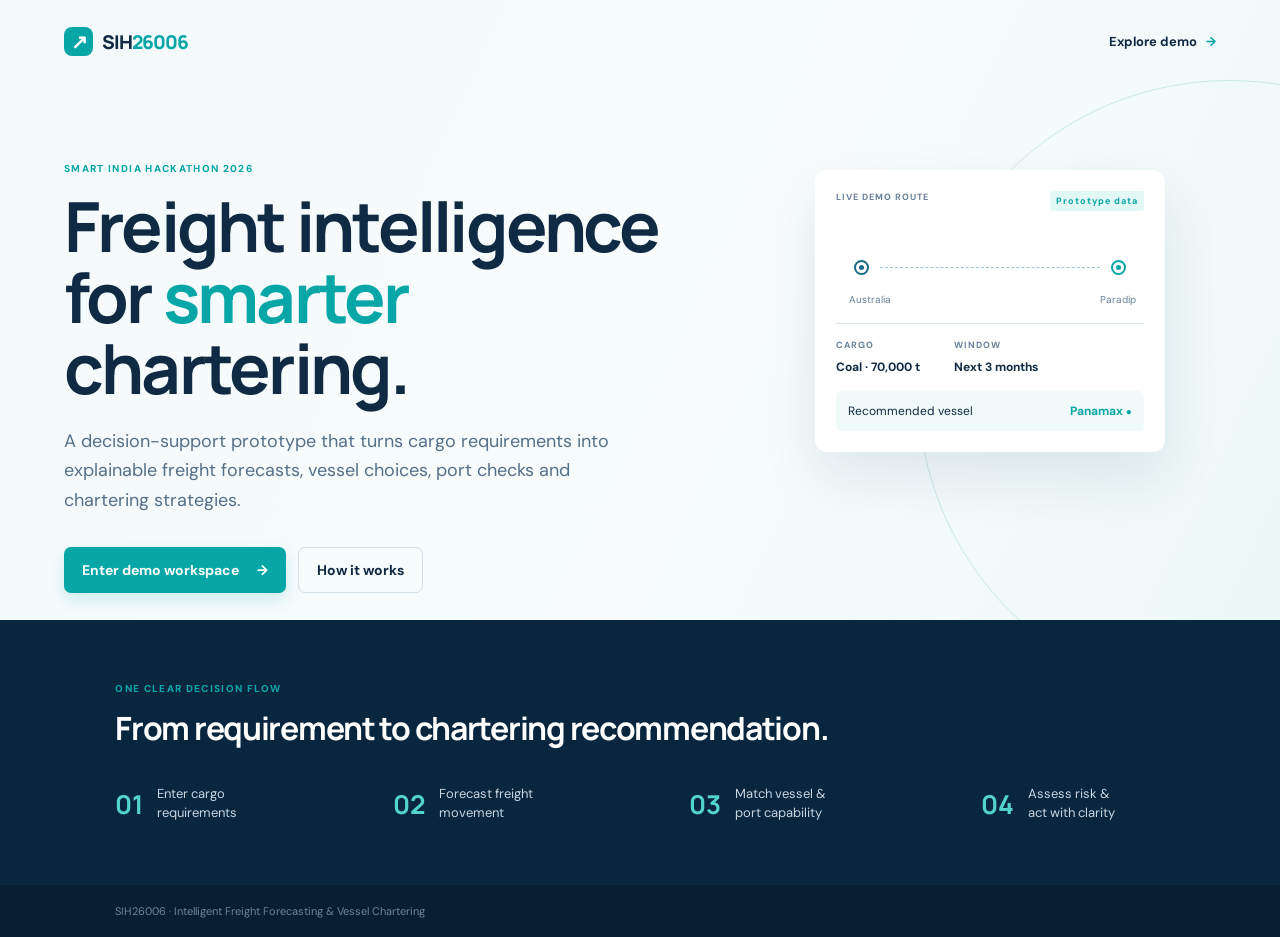
<file: frontend/index.html>
<!doctype html>
<html lang="en">
  <head>
    <meta charset="utf-8" />
    <meta name="viewport" content="width=device-width, initial-scale=1" />
    <title>SIH26006 | Freight Intelligence</title>
    <link rel="preconnect" href="https://fonts.googleapis.com" />
    <link rel="preconnect" href="https://fonts.gstatic.com" crossorigin />
    <link
      href="https://fonts.googleapis.com/css2?family=DM+Sans:wght@400;500;600;700&family=Manrope:wght@600;700;800&display=swap"
      rel="stylesheet"
    />
    <link rel="stylesheet" href="css/style.css" />
  </head>
  <body class="landing">
    <main class="hero">
      <nav>
        <a class="brand" href="index.html"
          ><span class="brand-mark">↗</span
          ><span>SIH<span>26006</span></span></a
        ><a class="nav-demo" href="dashboard.html"
          >Explore demo <span>→</span></a
        >
      </nav>
      <section class="hero-copy">
        <p class="eyebrow">SMART INDIA HACKATHON 2026</p>
        <h1>Freight intelligence for <em>smarter</em> chartering.</h1>
        <p class="lead">
          A decision-support prototype that turns cargo requirements into
          explainable freight forecasts, vessel choices, port checks and
          chartering strategies.
        </p>
        <div class="hero-actions">
          <a class="button primary" href="dashboard.html"
            >Enter demo workspace <span>→</span></a
          ><a class="button ghost" href="#workflow">How it works</a>
        </div>
      </section>
      <aside class="route-card">
        <div class="route-card-head">
          <span>LIVE DEMO ROUTE</span><b>Prototype data</b>
        </div>
        <div class="route-map">
          <div class="origin-dot"></div>
          <div class="route-line"></div>
          <div class="destination-dot"></div>
          <small>Australia</small><small>Paradip</small>
        </div>
        <div class="route-meta">
          <div><span>CARGO</span><strong>Coal · 70,000 t</strong></div>
          <div><span>WINDOW</span><strong>Next 3 months</strong></div>
        </div>
        <div class="route-result">
          <span>Recommended vessel</span><strong>Panamax <i>●</i></strong>
        </div>
      </aside>
    </main>
    <section id="workflow" class="workflow">
      <p class="eyebrow">ONE CLEAR DECISION FLOW</p>
      <h2>From requirement to chartering recommendation.</h2>
      <div class="steps">
        <div>
          <b>01</b><span>Enter cargo<br />requirements</span>
        </div>
        <div>
          <b>02</b><span>Forecast freight<br />movement</span>
        </div>
        <div>
          <b>03</b><span>Match vessel &amp;<br />port capability</span>
        </div>
        <div>
          <b>04</b><span>Assess risk &amp;<br />act with clarity</span>
        </div>
      </div>
    </section>
    <footer>
      SIH26006 · Intelligent Freight Forecasting &amp; Vessel Chartering
    </footer>
  </body>
</html>
</file>
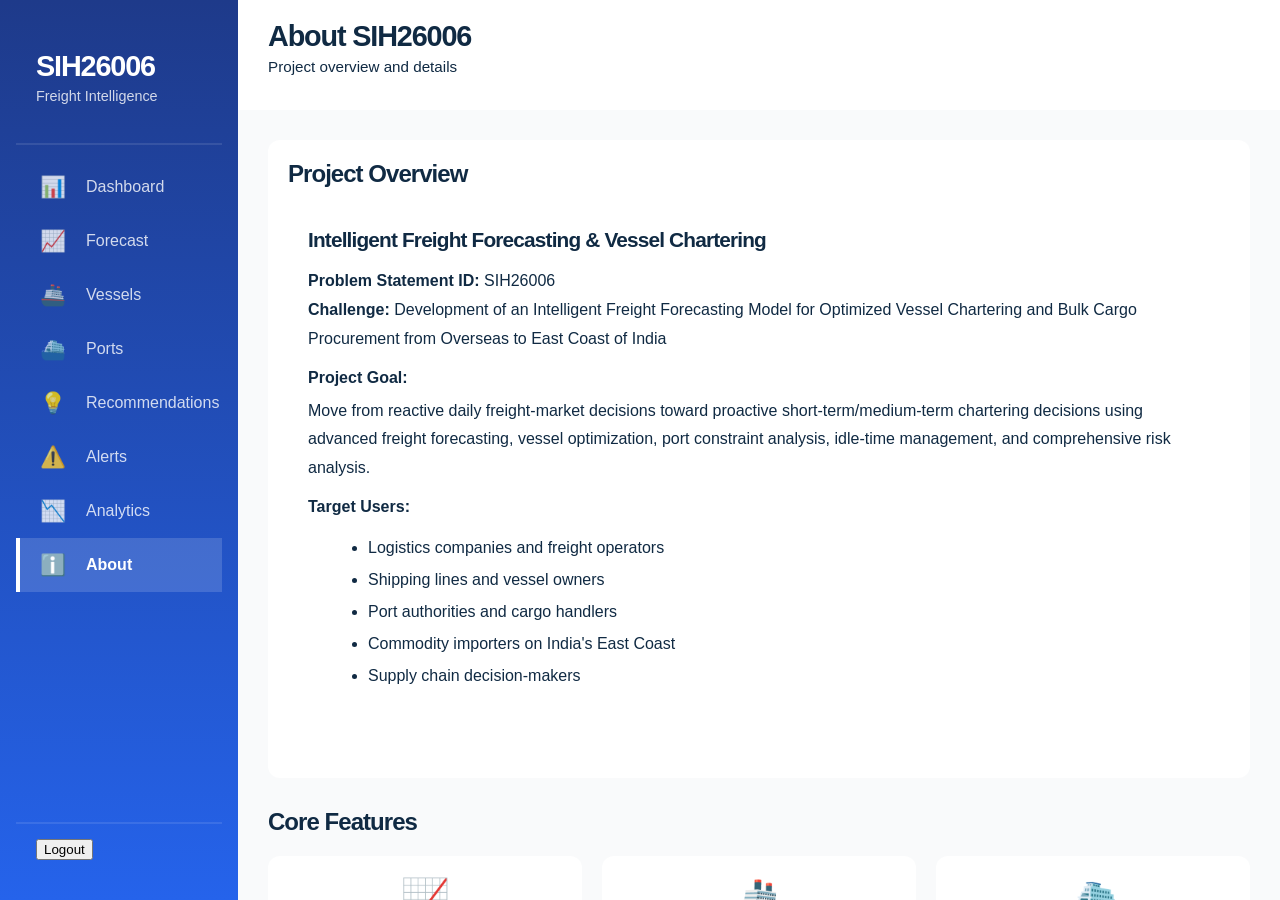
<file: frontend/about.html>
<!DOCTYPE html>
<html lang="en">
<head>
    <meta charset="UTF-8">
    <meta name="viewport" content="width=device-width, initial-scale=1.0">
    <title>About - SIH26006</title>
    <link rel="stylesheet" href="css/style.css">
    <link rel="stylesheet" href="css/dashboard.css">
    <link rel="stylesheet" href="css/responsive.css">
</head>
<body>
    <div class="container">
        <!-- Sidebar Navigation -->
        <aside class="sidebar">
            <div class="sidebar-header">
                <h2>SIH26006</h2>
                <p class="platform-name">Freight Intelligence</p>
            </div>

            <nav class="sidebar-nav">
                <a href="dashboard.html" class="nav-link" data-icon="📊">
                    <span>Dashboard</span>
                </a>
                <a href="forecast.html" class="nav-link" data-icon="📈">
                    <span>Forecast</span>
                </a>
                <a href="vessels.html" class="nav-link" data-icon="🚢">
                    <span>Vessels</span>
                </a>
                <a href="ports.html" class="nav-link" data-icon="⛴️">
                    <span>Ports</span>
                </a>
                <a href="recommendations.html" class="nav-link" data-icon="💡">
                    <span>Recommendations</span>
                </a>
                <a href="alerts.html" class="nav-link" data-icon="⚠️">
                    <span>Alerts</span>
                </a>
                <a href="analytics.html" class="nav-link" data-icon="📉">
                    <span>Analytics</span>
                </a>
                <a href="about.html" class="nav-link active" data-icon="ℹ️">
                    <span>About</span>
                </a>
            </nav>

            <div class="sidebar-footer">
                <button class="btn-logout" onclick="logout()">Logout</button>
            </div>
        </aside>

        <!-- Main Content -->
        <main class="main-content">
            <!-- Top Header -->
            <header class="top-header">
                <div class="header-left">
                    <h1>About SIH26006</h1>
                    <p class="header-subtitle">Project overview and details</p>
                </div>
            </header>

            <!-- About Content -->
            <div class="dashboard-content">

                <!-- Project Overview -->
                <section class="project-overview">
                    <div class="section-title">
                        <h2>Project Overview</h2>
                    </div>

                    <div class="about-card">
                        <h3>Intelligent Freight Forecasting & Vessel Chartering</h3>
                        <p>
                            <strong>Problem Statement ID:</strong> SIH26006<br>
                            <strong>Challenge:</strong> Development of an Intelligent Freight Forecasting Model for Optimized 
                            Vessel Chartering and Bulk Cargo Procurement from Overseas to East Coast of India
                        </p>

                        <h4>Project Goal:</h4>
                        <p>
                            Move from reactive daily freight-market decisions toward proactive short-term/medium-term chartering 
                            decisions using advanced freight forecasting, vessel optimization, port constraint analysis, 
                            idle-time management, and comprehensive risk analysis.
                        </p>

                        <h4>Target Users:</h4>
                        <ul>
                            <li>Logistics companies and freight operators</li>
                            <li>Shipping lines and vessel owners</li>
                            <li>Port authorities and cargo handlers</li>
                            <li>Commodity importers on India's East Coast</li>
                            <li>Supply chain decision-makers</li>
                        </ul>
                    </div>
                </section>

                <!-- Key Features -->
                <section class="key-features">
                    <div class="section-title">
                        <h2>Core Features</h2>
                    </div>

                    <div class="features-grid">
                        <div class="feature-card">
                            <div class="feature-icon">📈</div>
                            <h4>Freight Forecasting</h4>
                            <p>Predict future freight rates using historical data analysis and market trends.</p>
                        </div>

                        <div class="feature-card">
                            <div class="feature-icon">🚢</div>
                            <h4>Vessel Optimization</h4>
                            <p>Recommend optimal vessel types based on cargo requirements and market conditions.</p>
                        </div>

                        <div class="feature-card">
                            <div class="feature-icon">⛴️</div>
                            <h4>Port Compatibility</h4>
                            <p>Verify vessel compatibility with destination port infrastructure constraints.</p>
                        </div>

                        <div class="feature-card">
                            <div class="feature-icon">⚠️</div>
                            <h4>Risk Analysis</h4>
                            <p>Assess multi-factor risks including freight volatility, congestion, and demand uncertainty.</p>
                        </div>

                        <div class="feature-card">
                            <div class="feature-icon">💡</div>
                            <h4>Smart Recommendations</h4>
                            <p>Generate actionable chartering strategies based on integrated analysis.</p>
                        </div>

                        <div class="feature-card">
                            <div class="feature-icon">🔔</div>
                            <h4>Alert System</h4>
                            <p>Real-time alerts on market conditions and operational constraints.</p>
                        </div>
                    </div>
                </section>

                <!-- Technology Stack -->
                <section class="tech-stack">
                    <div class="section-title">
                        <h2>Technology Stack</h2>
                    </div>

                    <div class="tech-section">
                        <h4>Frontend</h4>
                        <p>
                            <strong>HTML5</strong> • <strong>CSS3</strong> • <strong>Vanilla JavaScript</strong> • <strong>Chart.js</strong>
                        </p>
                        <p>Responsive, professional dashboard interface with real-time data visualization.</p>
                    </div>

                    <div class="tech-section">
                        <h4>Backend</h4>
                        <p>
                            <strong>Java</strong> • <strong>Spring Boot</strong> • <strong>Spring Web</strong> • 
                            <strong>Spring Data JPA</strong> • <strong>Hibernate</strong>
                        </p>
                        <p>Robust REST API backend with clean architecture and separation of concerns.</p>
                    </div>

                    <div class="tech-section">
                        <h4>Database</h4>
                        <p>
                            <strong>MySQL</strong>
                        </p>
                        <p>Relational database for storing freight history, vessel data, port information, and recommendations.</p>
                    </div>

                    <div class="tech-section">
                        <h4>Forecasting Module</h4>
                        <p>
                            <strong>Prototype:</strong> Moving average and linear regression approaches<br>
                            <strong>Future:</strong> Machine Learning (Python, scikit-learn, TensorFlow)
                        </p>
                        <p>Architecture designed to integrate advanced ML models as the platform evolves.</p>
                    </div>
                </section>

                <!-- System Architecture -->
                <section class="system-architecture">
                    <div class="section-title">
                        <h2>System Architecture</h2>
                    </div>

                    <div class="architecture-diagram">
                        <pre>
┌─────────────────────────────────────────────────────────┐
│                     Frontend (HTML/CSS/JS)              │
│         Dashboard • Forecast • Vessels • Ports           │
│       Recommendations • Alerts • Analytics • About      │
└────────────────────────┬────────────────────────────────┘
                         │
                    REST APIs
                         │
┌────────────────────────▼────────────────────────────────┐
│            Java Spring Boot Backend                      │
│  Controllers • Services • Repositories • Entities       │
└────────────────────────┬────────────────────────────────┘
                         │
                   Database Layer
                         │
┌────────────────────────▼────────────────────────────────┐
│                   MySQL Database                        │
│    users • vessels • ports • freight_history           │
│    forecasts • recommendations • risk_alerts           │
└─────────────────────────────────────────────────────────┘

                  Forecasting Module
                         │
                   (Python Service)
                    Moving Average
                  Linear Regression
                (Future: ML Models)
                        </pre>
                    </div>
                </section>

                <!-- Supported Ports -->
                <section class="supported-ports">
                    <div class="section-title">
                        <h2>East Coast Destination Ports</h2>
                    </div>

                    <div class="ports-list">
                        <ul>
                            <li>🌊 <strong>Paradip</strong> - Major coal handling port</li>
                            <li>🌊 <strong>Visakhapatnam (Vizag)</strong> - Multi-purpose port</li>
                            <li>🌊 <strong>Gangavaram</strong> - Deep-water port</li>
                            <li>🌊 <strong>Gopalpur</strong> - Bulk cargo specialist</li>
                            <li>🌊 <strong>Dhamra</strong> - Modern bulk terminal</li>
                            <li>🌊 <strong>Haldia</strong> - River port</li>
                        </ul>
                    </div>
                </section>

                <!-- Vessel Types -->
                <section class="supported-vessels">
                    <div class="section-title">
                        <h2>Supported Vessel Types</h2>
                    </div>

                    <div class="vessels-list">
                        <div class="vessel-item">
                            <strong>Handysize</strong> - 35,000 tonnes capacity
                        </div>
                        <div class="vessel-item">
                            <strong>Supramax</strong> - 52,000 tonnes capacity
                        </div>
                        <div class="vessel-item">
                            <strong>Panamax</strong> - 65,000 tonnes capacity
                        </div>
                        <div class="vessel-item">
                            <strong>Capesize</strong> - 170,000 tonnes capacity
                        </div>
                    </div>
                </section>

                <!-- Development Phases -->
                <section class="development-phases">
                    <div class="section-title">
                        <h2>Development Approach</h2>
                    </div>

                    <p>
                        The project follows an incremental development methodology with clear phases:
                    </p>

                    <div class="phases-list">
                        <div class="phase-item">
                            <span class="phase-number">Phase 1-3</span>
                            <span class="phase-desc">Frontend UI, Database Design, Spring Boot Setup</span>
                        </div>
                        <div class="phase-item">
                            <span class="phase-number">Phase 4-6</span>
                            <span class="phase-desc">Database Integration, REST APIs, Frontend-Backend Connection</span>
                        </div>
                        <div class="phase-item">
                            <span class="phase-number">Phase 7-11</span>
                            <span class="phase-desc">Optimization Engines (Vessel, Port, Risk), Forecasting, Recommendations</span>
                        </div>
                        <div class="phase-item">
                            <span class="phase-number">Phase 12-17</span>
                            <span class="phase-desc">Integration, Charts, Validation, Testing, Documentation, Polish</span>
                        </div>
                    </div>
                </section>

                <!-- Future Scope -->
                <section class="future-scope">
                    <div class="section-title">
                        <h2>Future Enhancements</h2>
                    </div>

                    <div class="enhancements-grid">
                        <div class="enhancement-card">
                            <h4>🌐 Real-time Data Integration</h4>
                            <p>Live freight market feeds, AIS vessel tracking, real-time port congestion.</p>
                        </div>
                        <div class="enhancement-card">
                            <h4>🤖 Advanced ML Models</h4>
                            <p>LSTM networks, ensemble methods, production-grade forecasting models.</p>
                        </div>
                        <div class="enhancement-card">
                            <h4>🌍 Global Expansion</h4>
                            <p>Support for international ports and trade routes.</p>
                        </div>
                        <div class="enhancement-card">
                            <h4>☁️ Cloud Deployment</h4>
                            <p>Scalable cloud infrastructure for enterprise operations.</p>
                        </div>
                        <div class="enhancement-card">
                            <h4>📱 Mobile App</h4>
                            <p>Native mobile applications for iOS and Android.</p>
                        </div>
                        <div class="enhancement-card">
                            <h4>🔗 API Integrations</h4>
                            <p>Integration with shipping lines, port systems, and ERP platforms.</p>
                        </div>
                    </div>
                </section>

                <!-- Disclaimer -->
                <section class="important-disclaimer">
                    <div class="section-title">
                        <h2>Important Disclaimer</h2>
                    </div>

                    <div class="disclaimer-box">
                        <p>
                            <strong>⚠️ Prototype Demonstration Notice:</strong>
                        </p>
                        <p>
                            This application is a prototype demonstration developed for Smart India Hackathon (SIH) 2026 
                            as a proof-of-concept. The following important points apply:
                        </p>
                        <ul>
                            <li>All data displayed is <strong>sample/demo data</strong> for demonstration purposes.</li>
                            <li>Freight forecasts are generated using <strong>basic prototype models</strong> (moving average, linear regression).</li>
                            <li>Port infrastructure specifications are <strong>example values</strong>, not official port authority data.</li>
                            <li>Vessel specifications are <strong>representative samples</strong>, not verified manufacturer data.</li>
                            <li>Risk assessments are based on <strong>simplified algorithms</strong> for demonstration.</li>
                            <li>Production deployment requires: validated historical data, real-time market feeds, official port specifications, and advanced ML models.</li>
                        </ul>
                        <p>
                            <strong>This prototype is for demonstration and educational purposes only.</strong> 
                            Do not use for actual freight market or chartering decisions.
                        </p>
                    </div>
                </section>

                <!-- Contact -->
                <section class="contact-section">
                    <div class="section-title">
                        <h2>Contact & Information</h2>
                    </div>

                    <div class="contact-info">
                        <p>
                            <strong>Project:</strong> SIH26006 - Intelligent Freight Forecasting & Vessel Chartering<br>
                            <strong>Platform:</strong> Freight Intelligence Dashboard<br>
                            <strong>Version:</strong> 1.0 (Prototype)<br>
                            <strong>Status:</strong> Development
                        </p>
                    </div>
                </section>

            </div>

        </main>
    </div>

    <script src="js/api.js"></script>
</body>
</html>
</file>
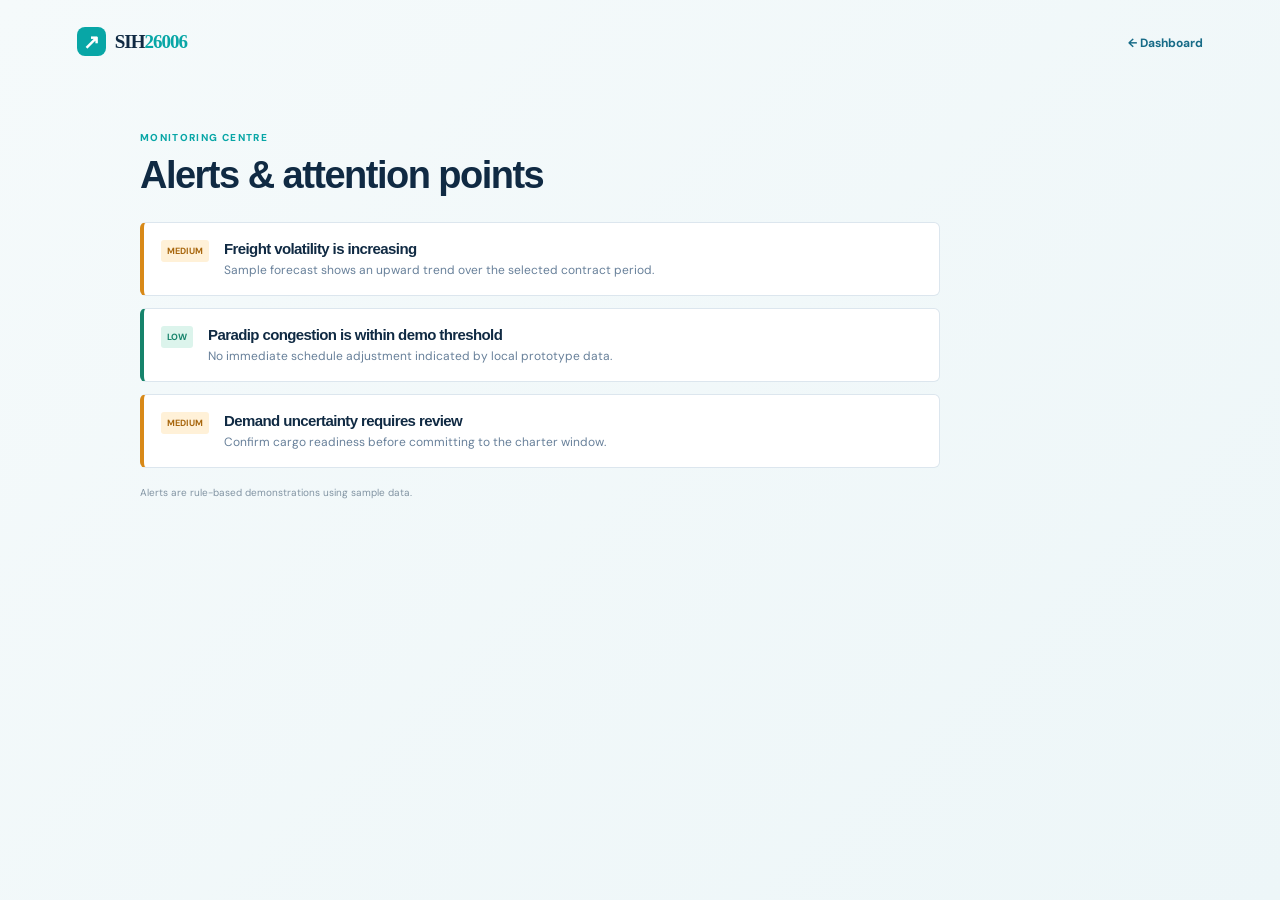
<file: frontend/alerts.html>
<!doctype html>
<html lang="en">
  <head>
    <meta charset="utf-8" />
    <meta name="viewport" content="width=device-width, initial-scale=1" />
    <title>Alerts | SIH26006</title>
    <link rel="preconnect" href="https://fonts.googleapis.com" />
    <link rel="preconnect" href="https://fonts.gstatic.com" crossorigin />
    <link
      href="https://fonts.googleapis.com/css2?family=DM+Sans:wght@400;500;600;700;800&display=swap"
      rel="stylesheet"
    />
    <link rel="stylesheet" href="css/style.css" />
  </head>
  <body>
    <div class="simple-page">
      <a class="brand" href="dashboard.html"
        ><span class="brand-mark">↗</span><span>SIH<span>26006</span></span></a
      ><a href="dashboard.html" class="back">← Dashboard</a>
      <main class="content-wrap">
        <p class="eyebrow">MONITORING CENTRE</p>
        <h1>Alerts &amp; attention points</h1>
        <div class="alerts-list">
          <article class="alert warning-alert">
            <span>MEDIUM</span>
            <div>
              <h3>Freight volatility is increasing</h3>
              <p>
                Sample forecast shows an upward trend over the selected contract
                period.
              </p>
            </div>
          </article>
          <article class="alert low-alert">
            <span>LOW</span>
            <div>
              <h3>Paradip congestion is within demo threshold</h3>
              <p>
                No immediate schedule adjustment indicated by local prototype
                data.
              </p>
            </div>
          </article>
          <article class="alert warning-alert">
            <span>MEDIUM</span>
            <div>
              <h3>Demand uncertainty requires review</h3>
              <p>
                Confirm cargo readiness before committing to the charter window.
              </p>
            </div>
          </article>
        </div>
        <p class="disclaimer">
          Alerts are rule-based demonstrations using sample data.
        </p>
      </main>
    </div>
  </body>
</html>
</file>
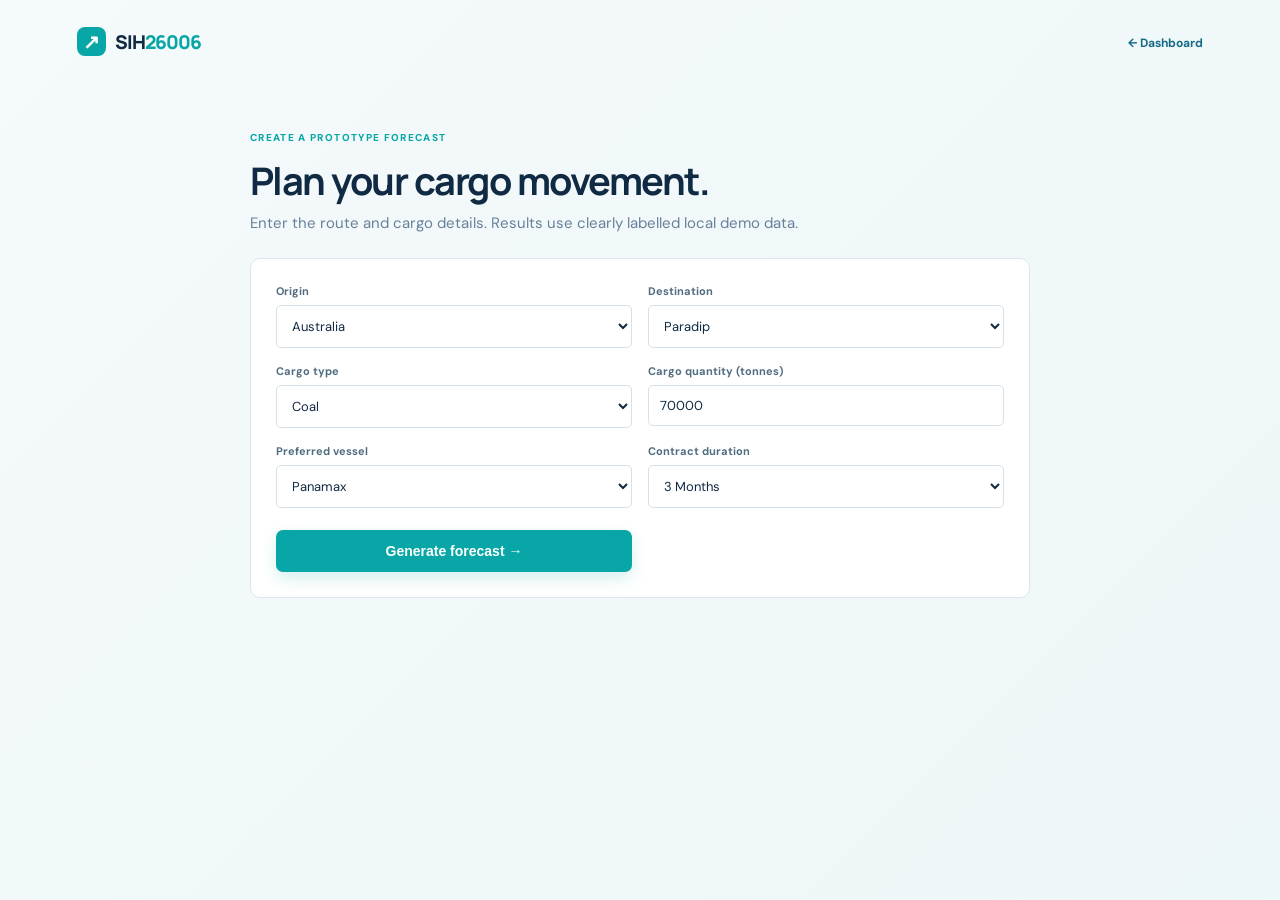
<file: frontend/forecast.html>
<!doctype html>
<html lang="en">
  <head>
    <meta charset="utf-8" />
    <meta name="viewport" content="width=device-width, initial-scale=1" />
    <title>Forecast | SIH26006</title>
    <link rel="preconnect" href="https://fonts.googleapis.com" />
    <link rel="preconnect" href="https://fonts.gstatic.com" crossorigin />
    <link
      href="https://fonts.googleapis.com/css2?family=DM+Sans:wght@400;500;600;700&family=Manrope:wght@600;700;800&display=swap"
      rel="stylesheet"
    />
    <link rel="stylesheet" href="css/style.css" />
  </head>
  <body>
    <div class="simple-page">
      <a class="brand" href="dashboard.html"
        ><span class="brand-mark">↗</span><span>SIH<span>26006</span></span></a
      ><a href="dashboard.html" class="back">← Dashboard</a>
      <main class="form-wrap">
        <p class="eyebrow">CREATE A PROTOTYPE FORECAST</p>
        <h1>Plan your cargo movement.</h1>
        <p>
          Enter the route and cargo details. Results use clearly labelled local
          demo data.
        </p>
        <form id="forecastForm" class="forecast-form">
          <label
            >Origin<select name="origin" required>
              <option>Australia</option>
              <option>USA</option>
              <option>Mozambique</option>
              <option>Indonesia</option>
            </select></label
          ><label
            >Destination<select name="destination" required>
              <option>Paradip</option>
              <option>Visakhapatnam</option>
              <option>Gangavaram</option>
              <option>Haldia</option>
            </select></label
          ><label
            >Cargo type<select name="cargoType" required>
              <option>Coal</option>
              <option>Iron ore</option>
              <option>Fertilizer</option>
            </select></label
          ><label
            >Cargo quantity (tonnes)<input
              type="number"
              name="quantityTonnes"
              value="70000"
              min="1"
              required /></label
          ><label
            >Preferred vessel<select name="preferredVessel" required>
              <option>Panamax</option>
              <option>Supramax</option>
              <option>Handysize</option>
              <option>Capesize</option>
            </select></label
          ><label
            >Contract duration<select name="contractMonths" required>
              <option value="3">3 Months</option>
              <option value="1">1 Month</option>
              <option value="6">6 Months</option>
            </select></label
          ><button class="button primary" type="submit">
            Generate forecast →
          </button>
        </form>
        <section id="forecastResult" class="forecast-result" hidden>
          <span class="status suitable">DEMO FORECAST</span>
          <h2>₹ 27,150 expected freight rate</h2>
          <p>
            Moderate increase expected over the next 3 months. Suggested action:
            evaluate market entry in the next 2–3 weeks.
          </p>
        </section>
      </main>
    </div>
    <script src="js/api.js"></script>
    <script src="js/forecast.js"></script>
  </body>
</html>
</file>
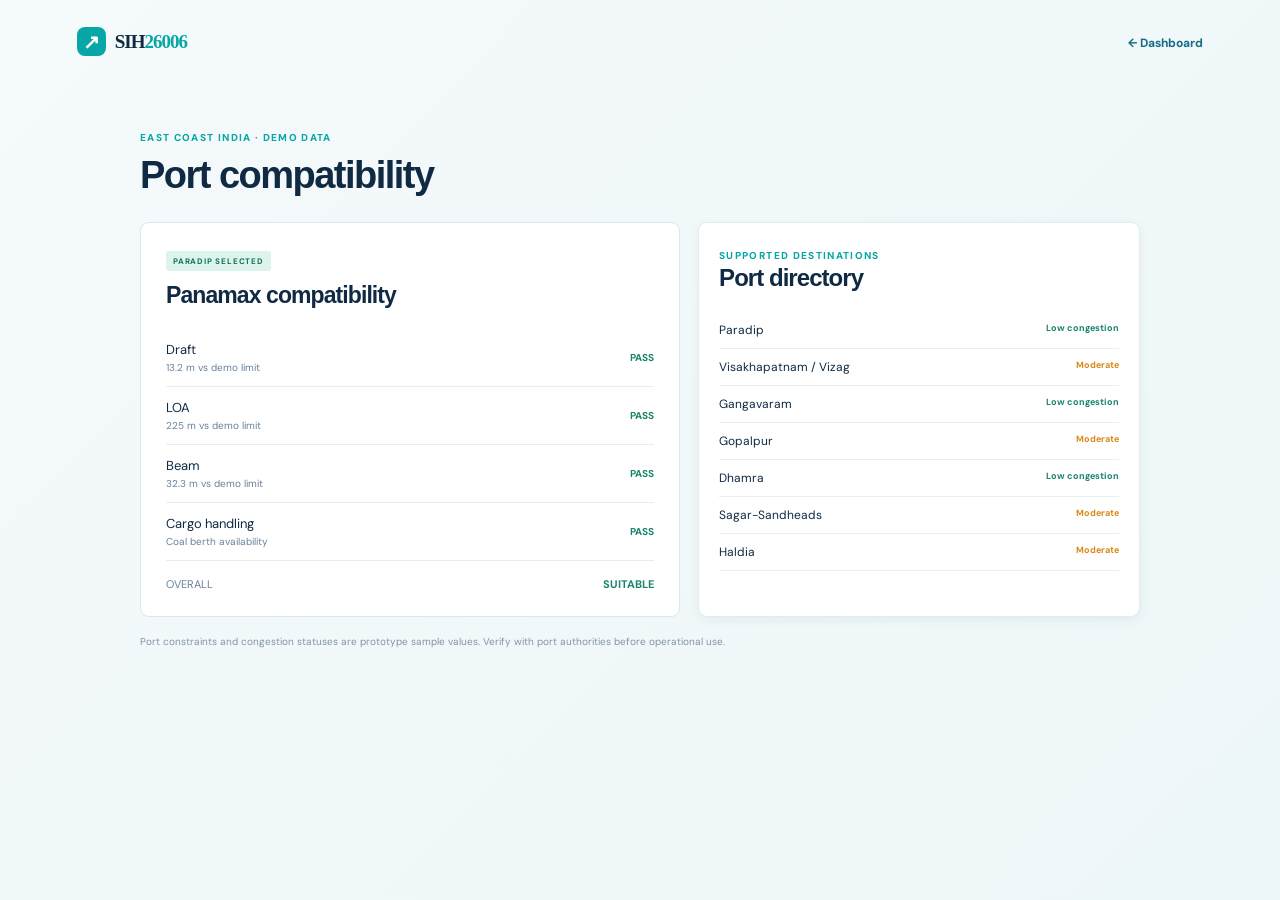
<file: frontend/ports.html>
<!doctype html>
<html lang="en">
  <head>
    <meta charset="utf-8" />
    <meta name="viewport" content="width=device-width, initial-scale=1" />
    <title>Ports | SIH26006</title>
    <link rel="preconnect" href="https://fonts.googleapis.com" />
    <link rel="preconnect" href="https://fonts.gstatic.com" crossorigin />
    <link
      href="https://fonts.googleapis.com/css2?family=DM+Sans:wght@400;500;600;700;800&display=swap"
      rel="stylesheet"
    />
    <link rel="stylesheet" href="css/style.css" />
  </head>
  <body>
    <div class="simple-page">
      <a class="brand" href="dashboard.html"
        ><span class="brand-mark">↗</span><span>SIH<span>26006</span></span></a
      ><a href="dashboard.html" class="back">← Dashboard</a>
      <main class="content-wrap">
        <p class="eyebrow">EAST COAST INDIA · DEMO DATA</p>
        <h1>Port compatibility</h1>
        <div class="port-layout">
          <article class="port-card">
            <span class="status suitable">PARADIP SELECTED</span>
            <h2>Panamax compatibility</h2>
            <div class="check-list">
              <p>
                <span>Draft <small>13.2 m vs demo limit</small></span
                ><b>PASS</b>
              </p>
              <p>
                <span>LOA <small>225 m vs demo limit</small></span
                ><b>PASS</b>
              </p>
              <p>
                <span>Beam <small>32.3 m vs demo limit</small></span
                ><b>PASS</b>
              </p>
              <p>
                <span
                  >Cargo handling <small>Coal berth availability</small></span
                ><b>PASS</b>
              </p>
            </div>
            <div class="overall">OVERALL <strong>SUITABLE</strong></div>
          </article>
          <article class="panel">
            <span class="panel-kicker">SUPPORTED DESTINATIONS</span>
            <h2>Port directory</h2>
            <ul class="port-list">
              <li>Paradip <b class="low">Low congestion</b></li>
              <li>Visakhapatnam / Vizag <b class="medium">Moderate</b></li>
              <li>Gangavaram <b class="low">Low congestion</b></li>
              <li>Gopalpur <b class="medium">Moderate</b></li>
              <li>Dhamra <b class="low">Low congestion</b></li>
              <li>Sagar-Sandheads <b class="medium">Moderate</b></li>
              <li>Haldia <b class="medium">Moderate</b></li>
            </ul>
          </article>
        </div>
        <p class="disclaimer">
          Port constraints and congestion statuses are prototype sample values.
          Verify with port authorities before operational use.
        </p>
      </main>
    </div>
  </body>
</html>
</file>
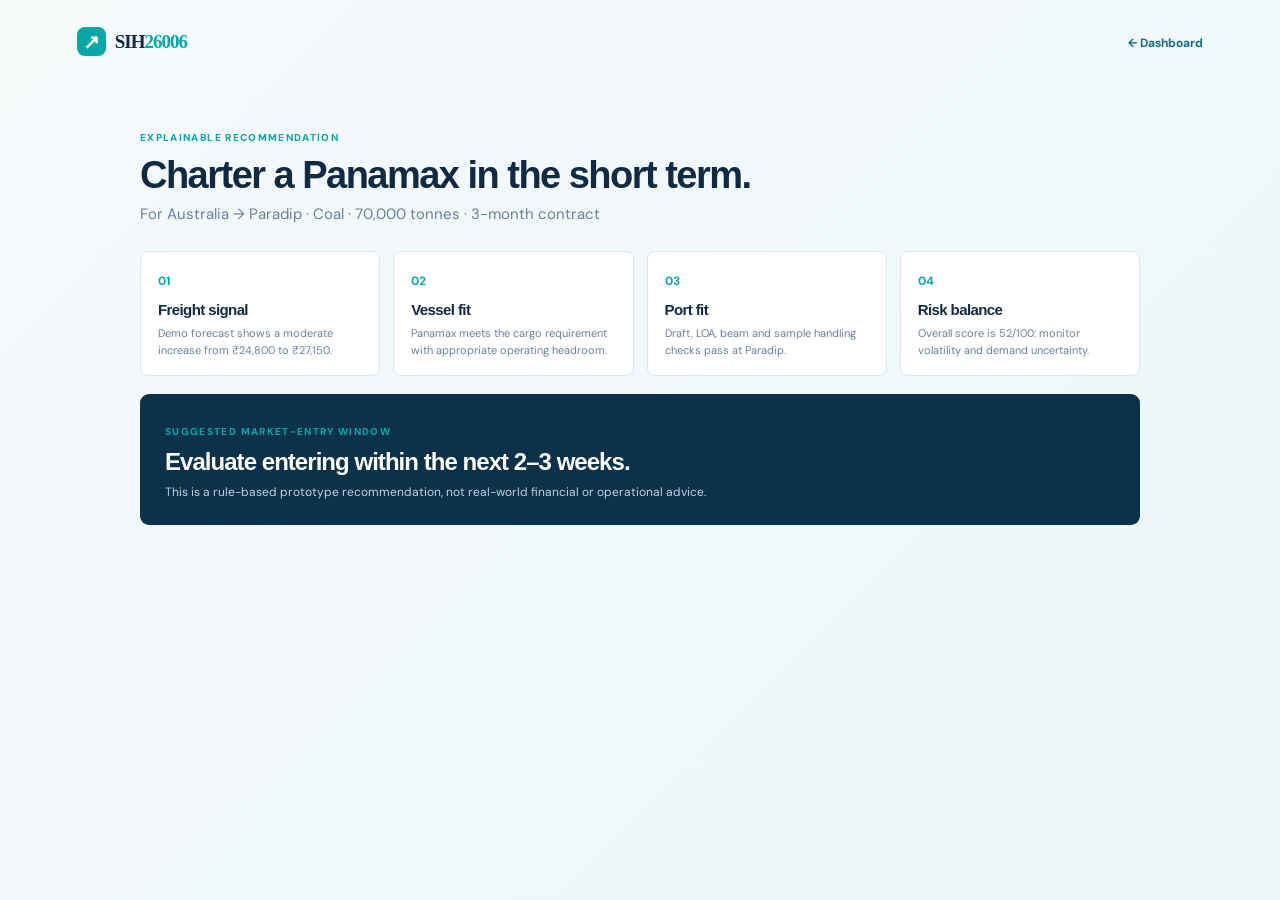
<file: frontend/recommendations.html>
<!doctype html>
<html lang="en">
  <head>
    <meta charset="utf-8" />
    <meta name="viewport" content="width=device-width, initial-scale=1" />
    <title>Recommendation | SIH26006</title>
    <link rel="preconnect" href="https://fonts.googleapis.com" />
    <link rel="preconnect" href="https://fonts.gstatic.com" crossorigin />
    <link
      href="https://fonts.googleapis.com/css2?family=DM+Sans:wght@400;500;600;700;800&display=swap"
      rel="stylesheet"
    />
    <link rel="stylesheet" href="css/style.css" />
  </head>
  <body>
    <div class="simple-page">
      <a class="brand" href="dashboard.html"
        ><span class="brand-mark">↗</span><span>SIH<span>26006</span></span></a
      ><a href="dashboard.html" class="back">← Dashboard</a>
      <main class="content-wrap">
        <p class="eyebrow">EXPLAINABLE RECOMMENDATION</p>
        <h1>Charter a Panamax in the short term.</h1>
        <p class="page-intro">
          For Australia → Paradip · Coal · 70,000 tonnes · 3-month contract
        </p>
        <div class="reason-grid">
          <article>
            <span>01</span>
            <h3>Freight signal</h3>
            <p>
              Demo forecast shows a moderate increase from ₹24,800 to ₹27,150.
            </p>
          </article>
          <article>
            <span>02</span>
            <h3>Vessel fit</h3>
            <p>
              Panamax meets the cargo requirement with appropriate operating
              headroom.
            </p>
          </article>
          <article>
            <span>03</span>
            <h3>Port fit</h3>
            <p>Draft, LOA, beam and sample handling checks pass at Paradip.</p>
          </article>
          <article>
            <span>04</span>
            <h3>Risk balance</h3>
            <p>
              Overall score is 52/100: monitor volatility and demand
              uncertainty.
            </p>
          </article>
        </div>
        <article class="strategy">
          <span class="panel-kicker">SUGGESTED MARKET-ENTRY WINDOW</span>
          <h2>Evaluate entering within the next 2–3 weeks.</h2>
          <p>
            This is a rule-based prototype recommendation, not real-world
            financial or operational advice.
          </p>
        </article>
      </main>
    </div>
    <script src="js/recommendations.js"></script>
  </body>
</html>
</file>
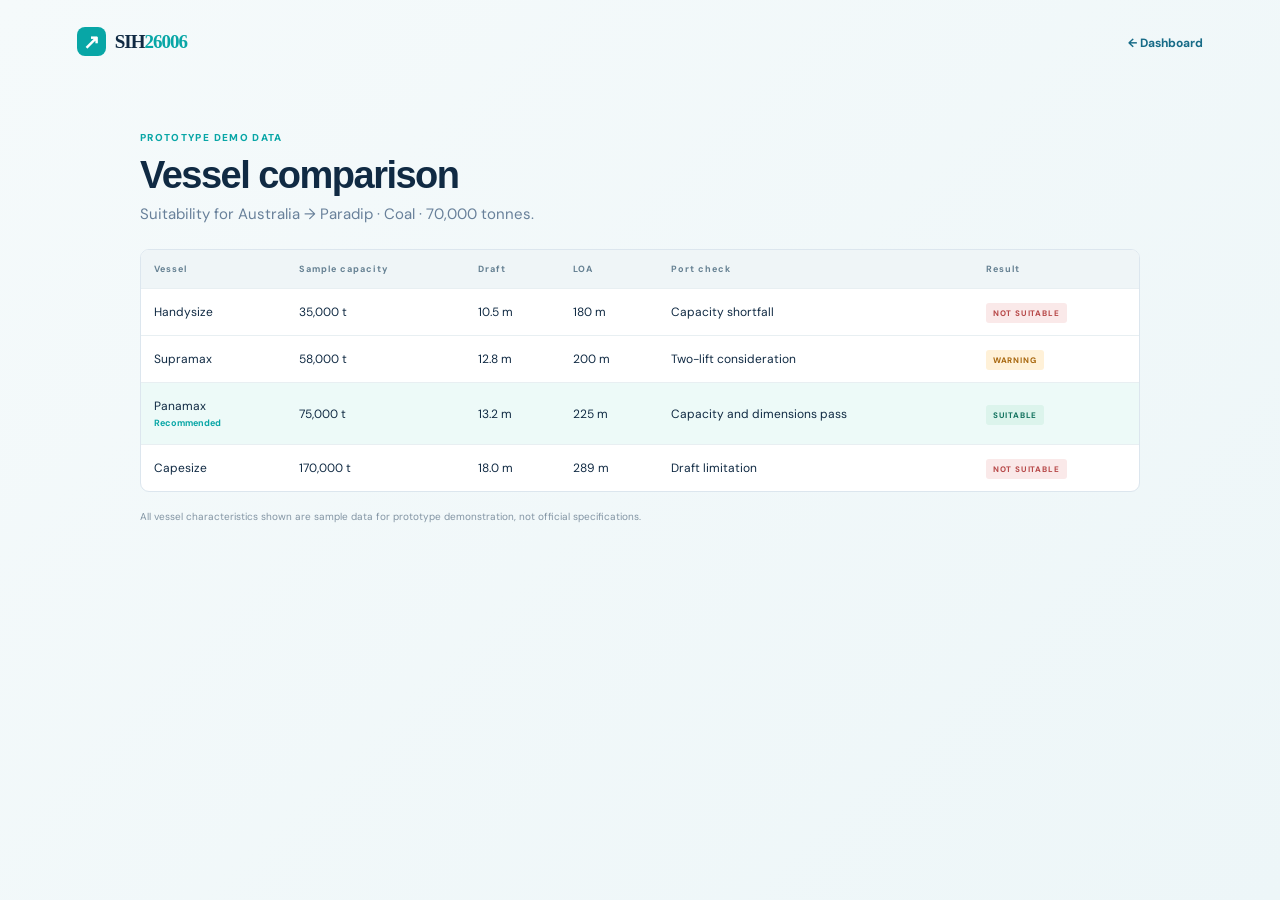
<file: frontend/vessels.html>
<!doctype html>
<html lang="en">
  <head>
    <meta charset="utf-8" />
    <meta name="viewport" content="width=device-width, initial-scale=1" />
    <title>Vessels | SIH26006</title>
    <link rel="preconnect" href="https://fonts.googleapis.com" />
    <link rel="preconnect" href="https://fonts.gstatic.com" crossorigin />
    <link
      href="https://fonts.googleapis.com/css2?family=DM+Sans:wght@400;500;600;700;800&display=swap"
      rel="stylesheet"
    />
    <link rel="stylesheet" href="css/style.css" />
  </head>
  <body>
    <div class="simple-page">
      <a class="brand" href="dashboard.html"
        ><span class="brand-mark">↗</span><span>SIH<span>26006</span></span></a
      ><a href="dashboard.html" class="back">← Dashboard</a>
      <main class="content-wrap">
        <p class="eyebrow">PROTOTYPE DEMO DATA</p>
        <h1>Vessel comparison</h1>
        <p class="page-intro">
          Suitability for Australia → Paradip · Coal · 70,000 tonnes.
        </p>
        <div class="table-panel">
          <table>
            <thead>
              <tr>
                <th>Vessel</th>
                <th>Sample capacity</th>
                <th>Draft</th>
                <th>LOA</th>
                <th>Port check</th>
                <th>Result</th>
              </tr>
            </thead>
            <tbody>
              <tr>
                <td>Handysize</td>
                <td>35,000 t</td>
                <td>10.5 m</td>
                <td>180 m</td>
                <td>Capacity shortfall</td>
                <td><span class="status not-suitable">NOT SUITABLE</span></td>
              </tr>
              <tr>
                <td>Supramax</td>
                <td>58,000 t</td>
                <td>12.8 m</td>
                <td>200 m</td>
                <td>Two-lift consideration</td>
                <td><span class="status warning-status">WARNING</span></td>
              </tr>
              <tr class="highlight-row">
                <td>Panamax <b>Recommended</b></td>
                <td>75,000 t</td>
                <td>13.2 m</td>
                <td>225 m</td>
                <td>Capacity and dimensions pass</td>
                <td><span class="status suitable">SUITABLE</span></td>
              </tr>
              <tr>
                <td>Capesize</td>
                <td>170,000 t</td>
                <td>18.0 m</td>
                <td>289 m</td>
                <td>Draft limitation</td>
                <td><span class="status not-suitable">NOT SUITABLE</span></td>
              </tr>
            </tbody>
          </table>
        </div>
        <p class="disclaimer">
          All vessel characteristics shown are sample data for prototype
          demonstration, not official specifications.
        </p>
      </main>
    </div>
  </body>
</html>
</file>
<file: frontend/css/style.css>
:root {
  --ink: #102a43;
  --muted: #68809a;
  --navy: #09263f;
  --blue: #176b87;
  --teal: #08a6a6;
  --pale: #f3f7fa;
  --line: #dce6ee;
  --amber: #d88918;
  --red: #c95050;
  --green: #16836b;
}
* {
  box-sizing: border-box;
}
body {
  margin: 0;
  background: var(--pale);
  color: var(--ink);
  font-family: "DM Sans", sans-serif;
}
h1,
h2,
h3,
p {
  margin-top: 0;
}
h1,
h2,
h3 {
  font-family: Manrope, sans-serif;
  letter-spacing: -0.04em;
}
.brand {
  display: inline-flex;
  align-items: center;
  gap: 9px;
  color: var(--ink);
  font: 800 19px Manrope;
  text-decoration: none;
  letter-spacing: -1px;
}
.brand > span:last-child span {
  color: var(--teal);
}
.brand-mark {
  width: 29px;
  height: 29px;
  border-radius: 8px;
  background: var(--teal);
  color: white;
  display: grid;
  place-items: center;
  font-size: 20px;
  line-height: 1;
}
.eyebrow,
.panel-kicker {
  color: var(--teal);
  font-size: 10px;
  font-weight: 800;
  letter-spacing: 1.35px;
}
.button {
  border: 0;
  border-radius: 7px;
  padding: 13px 18px;
  text-decoration: none;
  font-weight: 700;
  font-size: 14px;
  display: inline-flex;
  align-items: center;
  gap: 18px;
  cursor: pointer;
}
.primary {
  background: var(--teal);
  color: white;
  box-shadow: 0 7px 16px #08a6a62a;
}
.ghost {
  color: var(--ink);
  border: 1px solid #d2e0e8;
}
.landing {
  background: linear-gradient(115deg, #f3fafb 0%, #f8fcfd 53%, #e8f7f5 100%);
  min-height: 100vh;
}
.hero {
  min-height: 620px;
  padding: 27px max(5vw, 38px);
  position: relative;
  overflow: hidden;
}
.hero:after {
  content: "";
  position: absolute;
  width: 620px;
  height: 620px;
  border: 1px solid #9cd8d4;
  border-radius: 50%;
  right: -260px;
  top: 80px;
  opacity: 0.5;
}
.hero nav {
  display: flex;
  align-items: center;
  justify-content: space-between;
  position: relative;
  z-index: 1;
}
.nav-demo {
  font-size: 13px;
  font-weight: 700;
  color: var(--ink);
  text-decoration: none;
}
.nav-demo span {
  color: var(--teal);
  margin-left: 6px;
}
.hero-copy {
  max-width: 655px;
  padding-top: 106px;
  position: relative;
  z-index: 1;
}
.hero h1 {
  font-size: clamp(44px, 5.4vw, 75px);
  line-height: 1.03;
  margin: 15px 0 23px;
}
.hero h1 em {
  color: var(--teal);
  font-style: normal;
}
.lead {
  font-size: 18px;
  line-height: 1.65;
  color: #547088;
  max-width: 570px;
}
.hero-actions {
  display: flex;
  gap: 12px;
  margin-top: 31px;
}
.route-card {
  position: absolute;
  right: 9vw;
  top: 170px;
  background: #fff;
  width: 350px;
  padding: 21px;
  border-radius: 12px;
  box-shadow: 0 25px 55px #133e5b1a;
  z-index: 1;
}
.route-card-head {
  display: flex;
  justify-content: space-between;
  font-size: 9px;
  color: var(--muted);
  font-weight: bold;
  letter-spacing: 1px;
}
.route-card-head b {
  color: var(--teal);
  background: #e2f8f5;
  padding: 4px 6px;
  border-radius: 3px;
}
.route-map {
  height: 112px;
  position: relative;
  display: flex;
  align-items: center;
  justify-content: space-between;
  padding: 0 20px;
}
.route-line {
  border-top: 1.5px dashed #95c8ca;
  width: 220px;
}
.origin-dot,
.destination-dot {
  width: 11px;
  height: 11px;
  border: 3px solid white;
  border-radius: 50%;
  z-index: 1;
}
.origin-dot {
  background: #176b87;
  box-shadow: 0 0 0 2px #176b87;
}
.destination-dot {
  background: var(--teal);
  box-shadow: 0 0 0 2px var(--teal);
}
.route-map small {
  position: absolute;
  bottom: 17px;
  font-size: 10px;
  color: var(--muted);
}
.route-map small:first-of-type {
  left: 13px;
}
.route-map small:last-of-type {
  right: 8px;
}
.route-meta {
  display: flex;
  border-top: 1px solid var(--line);
  padding: 15px 0;
  gap: 34px;
}
.route-meta span {
  display: block;
  color: var(--muted);
  font-size: 9px;
  letter-spacing: 1px;
  font-weight: bold;
  margin-bottom: 4px;
}
.route-meta strong {
  font-size: 12px;
}
.route-result {
  background: #effaf9;
  padding: 12px;
  border-radius: 6px;
  display: flex;
  justify-content: space-between;
  font-size: 12px;
}
.route-result strong {
  color: var(--teal);
}
.route-result i {
  font-style: normal;
  font-size: 10px;
}
.workflow {
  background: #09263f;
  color: white;
  padding: 62px 9vw;
}
.workflow h2 {
  font-size: 32px;
  margin: 11px 0 35px;
}
.steps {
  display: flex;
  justify-content: space-between;
  max-width: 1000px;
}
.steps div {
  display: flex;
  gap: 14px;
  align-items: center;
}
.steps b {
  font: 700 26px Manrope;
  color: #52d3cc;
}
.steps span {
  font-size: 13px;
  line-height: 1.45;
  color: #c7d5df;
}
footer {
  padding: 19px 9vw;
  color: #6d8496;
  background: #061f33;
  font-size: 11px;
}
.app-shell {
  display: flex;
  min-height: 100vh;
}
.sidebar {
  width: 238px;
  flex: 0 0 238px;
  background: #09263f;
  color: #c6d6e1;
  padding: 25px 16px;
  display: flex;
  flex-direction: column;
}
.sidebar .brand {
  color: white;
  padding: 0 7px;
}
.workspace-label {
  font-size: 9px;
  letter-spacing: 1.2px;
  color: #7d9bae;
  margin: 52px 10px 13px;
}
.side-nav {
  display: grid;
  gap: 3px;
}
.side-nav a {
  color: #bad0dc;
  text-decoration: none;
  padding: 11px 10px;
  border-radius: 6px;
  font-size: 13px;
  font-weight: 600;
  display: flex;
  align-items: center;
  gap: 11px;
}
.side-nav a i {
  font-style: normal;
  font-size: 16px;
  width: 16px;
  text-align: center;
}
.side-nav a.active,
.side-nav a:hover {
  background: #16405a;
  color: white;
}
.side-nav b {
  margin-left: auto;
  background: #c95450;
  color: #fff;
  font-size: 9px;
  padding: 2px 6px;
  border-radius: 10px;
}
.sidebar-bottom {
  margin-top: auto;
  font-size: 12px;
}
.demo-note {
  padding: 13px;
  background: #10354e;
  border-radius: 7px;
  margin-bottom: 17px;
}
.demo-note span {
  font-size: 9px;
  color: #52d3cc;
  font-weight: bold;
  letter-spacing: 1px;
}
.demo-note p {
  font-size: 11px;
  margin: 5px 0 0;
}
.sidebar-bottom > a {
  color: #9ab4c5;
  text-decoration: none;
  padding: 8px;
}
.main {
  flex: 1;
  min-width: 0;
  padding: 31px 35px 18px;
}
.topbar {
  display: flex;
  align-items: center;
  justify-content: space-between;
  margin-bottom: 25px;
}
.topbar h1 {
  font-size: 27px;
  margin: 3px 0;
}
.header-actions {
  display: flex;
  align-items: center;
  gap: 17px;
}
.date {
  font-size: 12px;
  color: var(--muted);
}
.compact {
  padding: 10px 13px;
  font-size: 12px;
}
.menu-button {
  display: none;
}
.context-bar {
  background: #e6f5f4;
  border: 1px solid #d4efed;
  min-height: 42px;
  padding: 8px 12px;
  border-radius: 6px;
  display: flex;
  align-items: center;
  gap: 20px;
  font-size: 11px;
  color: #4b6b79;
}
.context-bar > div {
  font-size: 9px;
  letter-spacing: 1px;
  font-weight: bold;
  color: #197b79;
}
.context-bar p {
  margin: 0;
  flex: 1;
}
.context-bar p b {
  color: var(--teal);
  margin: 0 5px;
}
.live-dot {
  display: inline-block;
  width: 6px;
  height: 6px;
  border-radius: 50%;
  background: var(--teal);
  margin-right: 5px;
}
.text-button {
  border: 0;
  background: transparent;
  color: #176b87;
  font-weight: bold;
  font-size: 11px;
  cursor: pointer;
}
.metric-grid {
  display: grid;
  grid-template-columns: repeat(4, 1fr);
  gap: 16px;
  margin: 20px 0;
}
.metric-card,
.panel {
  background: white;
  border: 1px solid #e2ebf0;
  border-radius: 9px;
  box-shadow: 0 3px 11px #123b5010;
}
.metric-card {
  padding: 18px;
}
.metric-card.accent {
  border-top: 3px solid var(--teal);
  padding-top: 16px;
}
.metric-label {
  font-size: 9px;
  color: var(--muted);
  font-weight: bold;
  letter-spacing: 1px;
}
.metric-card strong {
  font: 700 24px Manrope;
  display: block;
  margin: 10px 0 7px;
  letter-spacing: -1px;
}
.metric-card p {
  font-size: 11px;
  color: var(--muted);
  margin: 0;
}
.up {
  color: var(--green);
  font-style: normal;
}
.pass {
  color: var(--green);
  font-style: normal;
}
.warning {
  color: var(--amber);
  font-style: normal;
}
.dashboard-grid {
  display: grid;
  grid-template-columns: 1.38fr 1fr;
  gap: 16px;
}
.panel {
  padding: 20px;
  min-width: 0;
}
.panel-heading {
  display: flex;
  justify-content: space-between;
  align-items: flex-start;
  margin-bottom: 17px;
  gap: 10px;
}
.panel-heading h2 {
  font-size: 17px;
  margin: 4px 0 0;
}
.legend {
  font-size: 10px;
  color: var(--muted);
  white-space: nowrap;
}
.legend i {
  width: 7px;
  height: 7px;
  background: #176b87;
  display: inline-block;
  border-radius: 50%;
  margin: 0 4px 0 8px;
}
.legend i.forecast-line {
  background: var(--teal);
}
.chart-panel canvas {
  max-height: 210px;
}
.chart-note {
  font-size: 10px;
  color: #879aaa;
  margin: 9px 0 0;
}
.status {
  font-size: 8px;
  letter-spacing: 0.8px;
  padding: 5px 7px;
  border-radius: 3px;
  font-weight: 800;
  white-space: nowrap;
}
.suitable {
  color: #14735f;
  background: #dcf4ec;
}
.not-suitable {
  color: #b74949;
  background: #fae9e9;
}
.warning-status {
  color: #a8670e;
  background: #fff1d8;
}
.recommendation-main {
  display: flex;
  gap: 12px;
}
.recommendation-icon {
  flex: 0 0 30px;
  height: 30px;
  border-radius: 7px;
  background: #dff6f4;
  color: var(--teal);
  display: grid;
  place-items: center;
  font-size: 20px;
}
.recommendation h3 {
  font-size: 16px;
  margin: 1px 0 4px;
}
.recommendation-main p {
  font-size: 12px;
  line-height: 1.48;
  color: var(--muted);
  margin: 0;
}
.recommendation dl {
  margin: 17px 0 13px;
  display: grid;
  gap: 9px;
}
.recommendation dl div {
  display: flex;
  justify-content: space-between;
  font-size: 11px;
}
.recommendation dt {
  color: var(--muted);
}
.recommendation dd {
  margin: 0;
  font-weight: bold;
}
.warning-text {
  color: var(--amber);
}
.inline-link {
  font-size: 11px;
  font-weight: bold;
  color: #176b87;
  text-decoration: none;
}
.vessel-list {
  display: grid;
  gap: 15px;
}
.vessel-list > div {
  display: grid;
  grid-template-columns: 92px 1fr 90px;
  gap: 10px;
  align-items: center;
  font-size: 11px;
}
.vessel-list .selected {
  background: #effaf9;
  padding: 8px;
  margin: 0 -8px;
  border-radius: 5px;
}
.vessel-name {
  font-weight: 600;
}
.vessel-name em {
  font-size: 8px;
  font-style: normal;
  color: var(--teal);
  display: block;
}
.capacity-bar {
  height: 6px;
  background: #edf2f5;
  border-radius: 6px;
  overflow: hidden;
}
.capacity-bar i {
  height: 100%;
  display: block;
  border-radius: 6px;
  background: #6eaab5;
}
.selected .capacity-bar i {
  background: var(--teal);
}
.risk-content {
  display: flex;
  align-items: center;
  gap: 28px;
}
.risk-ring {
  width: 105px;
  height: 105px;
  border-radius: 50%;
  background: conic-gradient(var(--amber) 0 52%, #eef2f4 52%);
  display: grid;
  place-content: center;
  text-align: center;
  position: relative;
}
.risk-ring:before {
  content: "";
  position: absolute;
  inset: 9px;
  background: white;
  border-radius: 50%;
}
.risk-ring strong,
.risk-ring span {
  position: relative;
}
.risk-ring strong {
  font: 700 27px Manrope;
}
.risk-ring span {
  font-size: 8px;
  color: var(--amber);
  letter-spacing: 1px;
  font-weight: bold;
}
.risk-content ul {
  list-style: none;
  padding: 0;
  margin: 0;
  flex: 1;
  display: grid;
  gap: 10px;
}
.risk-content li {
  font-size: 11px;
  display: flex;
  justify-content: space-between;
  border-bottom: 1px solid #edf1f3;
  padding-bottom: 7px;
}
.risk-content li b,
.port-list b {
  font-size: 9px;
}
.medium {
  color: var(--amber);
}
.low {
  color: var(--green);
}
.disclaimer {
  font-size: 10px;
  line-height: 1.4;
  color: #8294a3;
  margin: 18px 0 0;
}
.simple-page {
  min-height: 100vh;
  padding: 27px max(6vw, 28px);
  background: linear-gradient(135deg, #f5fafb, #edf6f8);
}
.simple-page > .back {
  float: right;
  font-size: 12px;
  font-weight: bold;
  text-decoration: none;
  color: #176b87;
  margin-top: 8px;
}
.form-wrap,
.content-wrap {
  max-width: 1000px;
  margin: 75px auto 0;
}
.form-wrap {
  max-width: 780px;
}
.form-wrap h1,
.content-wrap h1 {
  font-size: 38px;
  margin: 7px 0;
}
.form-wrap > p:not(.eyebrow),
.page-intro {
  color: var(--muted);
  font-size: 15px;
}
.forecast-form {
  display: grid;
  grid-template-columns: 1fr 1fr;
  gap: 16px;
  background: white;
  border: 1px solid var(--line);
  border-radius: 10px;
  padding: 25px;
  margin-top: 25px;
}
.forecast-form label {
  font-size: 11px;
  font-weight: bold;
  color: #506d80;
}
.forecast-form input,
.forecast-form select {
  display: block;
  width: 100%;
  margin-top: 7px;
  border: 1px solid #d6e2e9;
  border-radius: 5px;
  padding: 11px;
  background: #fff;
  color: var(--ink);
  font: 13px "DM Sans";
}
.forecast-form button {
  justify-content: center;
  margin-top: 6px;
}
.forecast-result {
  background: #e8f8f5;
  border: 1px solid #ccece6;
  padding: 21px;
  border-radius: 8px;
  margin-top: 17px;
}
.forecast-result h2 {
  margin: 10px 0 7px;
}
.forecast-result p {
  font-size: 13px;
  margin: 0;
  color: #45706e;
}
.table-panel {
  background: #fff;
  border: 1px solid var(--line);
  border-radius: 9px;
  overflow: auto;
  margin-top: 25px;
}
table {
  width: 100%;
  border-collapse: collapse;
  font-size: 12px;
  text-align: left;
}
th {
  background: #eff5f7;
  font-size: 9px;
  letter-spacing: 1px;
  color: #658092;
  padding: 13px;
}
td {
  padding: 15px 13px;
  border-top: 1px solid #e8eff2;
}
.highlight-row {
  background: #edfaf8;
}
.highlight-row b {
  font-size: 9px;
  color: var(--teal);
  display: block;
  margin-top: 3px;
}
.port-layout {
  display: grid;
  grid-template-columns: 1.1fr 0.9fr;
  gap: 18px;
  margin-top: 25px;
}
.port-card {
  background: #fff;
  padding: 25px;
  border: 1px solid var(--line);
  border-radius: 9px;
}
.port-card h2 {
  margin: 13px 0 20px;
  font-size: 23px;
}
.check-list p {
  display: flex;
  justify-content: space-between;
  align-items: center;
  border-bottom: 1px solid #e5edf1;
  padding: 12px 0;
  margin: 0;
  font-size: 13px;
}
.check-list small {
  display: block;
  color: var(--muted);
  font-size: 10px;
  margin-top: 3px;
}
.check-list b {
  font-size: 10px;
  color: var(--green);
}
.overall {
  display: flex;
  justify-content: space-between;
  font-size: 11px;
  color: var(--muted);
  margin-top: 16px;
}
.overall strong {
  color: var(--green);
}
.port-list {
  list-style: none;
  padding: 0;
  margin: 18px 0 0;
}
.port-list li {
  border-bottom: 1px solid #e7eef1;
  padding: 10px 0;
  font-size: 12px;
  display: flex;
  justify-content: space-between;
}
.reason-grid {
  display: grid;
  grid-template-columns: repeat(4, 1fr);
  gap: 13px;
  margin-top: 27px;
}
.reason-grid article {
  background: white;
  border: 1px solid var(--line);
  padding: 17px;
  border-radius: 8px;
}
.reason-grid span {
  color: var(--teal);
  font-weight: bold;
  font-size: 12px;
}
.reason-grid h3 {
  font-size: 15px;
  margin: 11px 0 7px;
}
.reason-grid p {
  font-size: 11px;
  line-height: 1.5;
  color: var(--muted);
  margin: 0;
}
.strategy {
  background: #0b314b;
  color: white;
  border-radius: 9px;
  padding: 25px;
  margin-top: 18px;
}
.strategy h2 {
  font-size: 24px;
  margin: 8px 0;
}
.strategy p {
  font-size: 12px;
  color: #c0d2dd;
  margin: 0;
}
.alerts-list {
  display: grid;
  gap: 12px;
  margin-top: 25px;
  max-width: 800px;
}
.alert {
  background: #fff;
  border: 1px solid var(--line);
  border-left: 4px solid;
  padding: 17px;
  display: flex;
  gap: 15px;
  border-radius: 6px;
}
.alert > span {
  height: max-content;
  font-size: 9px;
  font-weight: bold;
  padding: 5px 6px;
  border-radius: 3px;
}
.warning-alert {
  border-left-color: var(--amber);
}
.warning-alert > span {
  background: #fff1d8;
  color: #a8670e;
}
.low-alert {
  border-left-color: var(--green);
}
.low-alert > span {
  background: #dcf4ec;
  color: var(--green);
}
.alert h3 {
  font-size: 15px;
  margin: 0 0 5px;
}
.alert p {
  margin: 0;
  font-size: 12px;
  color: var(--muted);
}
@media (max-width: 1080px) {
  .route-card {
    right: 4vw;
    width: 300px;
  }
  .hero-copy {
    max-width: 560px;
  }
  .metric-grid {
    grid-template-columns: repeat(2, 1fr);
  }
  .dashboard-grid {
    grid-template-columns: 1fr;
  }
  .sidebar {
    width: 210px;
    flex-basis: 210px;
  }
  .reason-grid {
    grid-template-columns: repeat(2, 1fr);
  }
}
@media (max-width: 780px) {
  .sidebar {
    position: fixed;
    left: -250px;
    z-index: 5;
    height: 100vh;
    transition: 0.2s;
  }
  .sidebar.open {
    left: 0;
  }
  .main {
    padding: 21px 16px;
  }
  .menu-button {
    display: block;
    border: 0;
    background: none;
    font-size: 19px;
    color: var(--ink);
    margin-right: 9px;
  }
  .topbar > div:first-of-type {
    display: flex;
    align-items: center;
  }
  .topbar .eyebrow {
    display: none;
  }
  .topbar h1 {
    font-size: 20px;
  }
  .date {
    display: none;
  }
  .context-bar {
    align-items: flex-start;
    flex-wrap: wrap;
    gap: 7px;
  }
  .context-bar p {
    order: 3;
    flex-basis: 100%;
  }
  .metric-grid {
    gap: 10px;
  }
  .metric-card {
    padding: 13px;
  }
  .metric-card strong {
    font-size: 19px;
  }
  .vessel-list > div {
    grid-template-columns: 75px 1fr 75px;
  }
  .risk-content {
    gap: 16px;
  }
  .hero {
    padding: 22px 25px;
    min-height: auto;
  }
  .hero-copy {
    padding: 78px 0 42px;
  }
  .hero h1 {
    font-size: 45px;
  }
  .route-card {
    position: relative;
    top: auto;
    right: auto;
    width: 100%;
    margin-bottom: 30px;
  }
  .steps {
    display: grid;
    grid-template-columns: 1fr 1fr;
    gap: 23px;
  }
  .workflow {
    padding: 45px 25px;
  }
  .workflow h2 {
    font-size: 25px;
  }
  .form-wrap,
  .content-wrap {
    margin-top: 58px;
  }
  .forecast-form {
    grid-template-columns: 1fr;
  }
  .port-layout {
    grid-template-columns: 1fr;
  }
  .reason-grid {
    grid-template-columns: 1fr 1fr;
  }
}
@media (max-width: 460px) {
  .header-actions {
    display: none;
  }
  .metric-grid {
    grid-template-columns: 1fr 1fr;
  }
  .metric-card p {
    font-size: 9px;
  }
  .hero-actions {
    flex-direction: column;
    align-items: flex-start;
  }
  .steps {
    grid-template-columns: 1fr;
  }
  .forecast-form {
    padding: 16px;
  }
  .reason-grid {
    grid-template-columns: 1fr;
  }
  .simple-page {
    padding: 20px;
  }
  .form-wrap h1,
  .content-wrap h1 {
    font-size: 30px;
  }
}
</file>
<file: frontend/css/dashboard.css>
/* ============================================
   Dashboard Styles
   ============================================ */

/* Main Container Layout */
.container {
    display: flex;
    height: 100vh;
    overflow: hidden;
}

/* ============================================
   SIDEBAR NAVIGATION
   ============================================ */

.sidebar {
    width: 280px;
    background: linear-gradient(180deg, #1e3a8a 0%, #2563eb 100%);
    color: white;
    display: flex;
    flex-direction: column;
    box-shadow: var(--shadow-lg);
    overflow-y: auto;
}

.sidebar-header {
    padding: 25px 20px;
    border-bottom: 2px solid rgba(255, 255, 255, 0.1);
}

.sidebar-header h2 {
    font-size: 1.8rem;
    margin-bottom: 5px;
    font-weight: 700;
}

.platform-name {
    font-size: 0.9rem;
    opacity: 0.8;
    font-weight: 300;
}

/* Sidebar Navigation Links */
.sidebar-nav {
    flex: 1;
    padding: 15px 0;
    overflow-y: auto;
}

.nav-link {
    display: flex;
    align-items: center;
    padding: 15px 20px;
    color: rgba(255, 255, 255, 0.8);
    text-decoration: none;
    transition: all 0.3s ease;
    font-weight: 500;
    border-left: 4px solid transparent;
}

.nav-link:hover {
    background-color: rgba(255, 255, 255, 0.1);
    border-left-color: white;
    color: white;
}

.nav-link.active {
    background-color: rgba(255, 255, 255, 0.15);
    border-left-color: white;
    color: white;
    font-weight: 600;
}

.nav-link span {
    margin-left: 12px;
    font-size: 1rem;
}

.nav-link::before {
    content: attr(data-icon);
    font-size: 1.3rem;
    margin-right: 8px;
}

.sidebar-footer {
    padding: 15px 20px;
    border-top: 2px solid rgba(255, 255, 255, 0.1);
}

/* ============================================
   MAIN CONTENT AREA
   ============================================ */

.main-content {
    flex: 1;
    display: flex;
    flex-direction: column;
    overflow: hidden;
    background-color: #f9fafb;
}

/* Top Header */
.top-header {
    background: white;
    padding: 20px 30px;
    border-bottom: 2px solid var(--gray-border);
    display: flex;
    justify-content: space-between;
    align-items: center;
    box-shadow: var(--shadow-sm);
}

.header-left h1 {
    font-size: 1.8rem;
    color: var(--text-primary);
    margin-bottom: 5px;
}

.header-subtitle {
    color: var(--text-secondary);
    font-size: 0.95rem;
}

.header-right {
    display: flex;
    align-items: center;
    gap: 20px;
}

.user-info {
    color: var(--text-secondary);
    font-size: 0.95rem;
}

.user-info strong {
    color: var(--text-primary);
}

.btn-demo-run {
    padding: 10px 20px;
    background-color: var(--secondary-color);
    color: white;
    border: none;
    border-radius: 8px;
    font-weight: 600;
    cursor: pointer;
    transition: all 0.3s ease;
}

.btn-demo-run:hover {
    background-color: var(--secondary-dark);
    transform: translateY(-2px);
}

/* Dashboard Content Area */
.dashboard-content {
    flex: 1;
    overflow-y: auto;
    padding: 30px;
}

/* ============================================
   SECTION TITLE
   ============================================ */

.section-title {
    margin-bottom: 20px;
}

.section-title h2 {
    font-size: 1.5rem;
    color: var(--text-primary);
    font-weight: 600;
}

/* ============================================
   SUMMARY CARDS
   ============================================ */

.summary-cards {
    display: grid;
    grid-template-columns: repeat(auto-fit, minmax(280px, 1fr));
    gap: 20px;
    margin-bottom: 30px;
}

.card {
    background: white;
    border-radius: 12px;
    padding: 20px;
    box-shadow: var(--shadow-md);
    transition: all 0.3s ease;
    border-top: 4px solid var(--gray-border);
}

.card:hover {
    transform: translateY(-4px);
    box-shadow: var(--shadow-lg);
}

.card-primary {
    border-top-color: var(--primary-color);
}

.card-success {
    border-top-color: var(--secondary-color);
}

.card-warning {
    border-top-color: var(--warning-color);
}

.card-danger {
    border-top-color: var(--danger-color);
}

.card-info {
    border-top-color: #3b82f6;
}

.card-header {
    display: flex;
    justify-content: space-between;
    align-items: center;
    margin-bottom: 15px;
}

.card-header h3 {
    font-size: 1rem;
    color: var(--text-secondary);
    font-weight: 500;
}

.card-icon {
    font-size: 1.8rem;
    opacity: 0.8;
}

.card-body {
    margin-bottom: 15px;
}

.card-value {
    font-size: 2rem;
    font-weight: 700;
    color: var(--text-primary);
    margin-bottom: 5px;
}

.card-subtitle {
    font-size: 0.85rem;
    color: var(--text-secondary);
}

.card-footer {
    border-top: 1px solid var(--gray-border);
    padding-top: 10px;
}

.trend {
    font-size: 0.85rem;
    font-weight: 600;
}

.trend-up {
    color: var(--secondary-color);
}

.trend-down {
    color: var(--danger-color);
}

/* ============================================
   ROUTE INFORMATION
   ============================================ */

.route-info {
    background: white;
    border-radius: 12px;
    padding: 20px;
    box-shadow: var(--shadow-md);
    margin-bottom: 30px;
    border-left: 4px solid var(--primary-color);
}

.route-details {
    display: grid;
    grid-template-columns: repeat(auto-fit, minmax(200px, 1fr));
    gap: 15px;
}

.route-item {
    display: flex;
    justify-content: space-between;
    padding-bottom: 15px;
    border-bottom: 1px solid var(--gray-border);
}

.route-item:last-child {
    border-bottom: none;
}

.route-item label {
    color: var(--text-secondary);
    font-weight: 500;
    font-size: 0.95rem;
}

.route-item span {
    color: var(--text-primary);
    font-weight: 600;
}

/* ============================================
   CHARTS ROW
   ============================================ */

.charts-row {
    display: grid;
    grid-template-columns: repeat(auto-fit, minmax(400px, 1fr));
    gap: 20px;
    margin-bottom: 30px;
}

.chart-container {
    background: white;
    border-radius: 12px;
    padding: 20px;
    box-shadow: var(--shadow-md);
}

.chart-title {
    margin-bottom: 20px;
}

.chart-title h3 {
    font-size: 1.1rem;
    color: var(--text-primary);
    font-weight: 600;
}

.chart-container canvas {
    max-height: 300px;
}

/* ============================================
   TABLES
   ============================================ */

.table-wrapper {
    overflow-x: auto;
    border-radius: 12px;
    box-shadow: var(--shadow-md);
}

table {
    width: 100%;
    border-collapse: collapse;
    background: white;
}

thead {
    background-color: var(--light-gray);
}

th {
    padding: 15px;
    text-align: left;
    font-weight: 600;
    color: var(--text-primary);
    border-bottom: 2px solid var(--gray-border);
    font-size: 0.95rem;
}

td {
    padding: 15px;
    border-bottom: 1px solid var(--gray-border);
    color: var(--text-secondary);
}

tr:last-child td {
    border-bottom: none;
}

tbody tr:hover {
    background-color: var(--light-gray);
}

.table-note {
    text-align: center;
    padding: 15px;
    background: var(--info-bg);
    color: var(--text-secondary);
    font-size: 0.85rem;
    border-radius: 0 0 12px 12px;
    font-style: italic;
}

/* ============================================
   COMPATIBILITY SECTION
   ============================================ */

.compatibility-section {
    background: white;
    border-radius: 12px;
    padding: 20px;
    box-shadow: var(--shadow-md);
    margin-bottom: 30px;
}

.compatibility-table {
    margin-top: 20px;
}

.compatibility-checks {
    display: grid;
    grid-template-columns: repeat(auto-fit, minmax(250px, 1fr));
    gap: 15px;
}

.check-item {
    padding: 15px;
    border-radius: 8px;
    border-left: 4px solid var(--gray-border);
    display: flex;
    align-items: flex-start;
    gap: 12px;
}

.check-pass {
    background-color: var(--success-bg);
    border-left-color: var(--secondary-color);
}

.check-fail {
    background-color: var(--danger-bg);
    border-left-color: var(--danger-color);
}

.check-warning {
    background-color: var(--warning-bg);
    border-left-color: var(--warning-color);
}

.check-icon {
    font-size: 1.5rem;
    font-weight: 700;
    min-width: 30px;
}

.check-label {
    font-weight: 600;
    color: var(--text-primary);
}

.check-value {
    display: block;
    color: var(--text-secondary);
    font-size: 0.9rem;
}

.overall-status {
    grid-column: 1 / -1;
    text-align: center;
    padding: 20px;
    background: var(--success-bg);
    border-radius: 8px;
}

.overall-status h4 {
    color: var(--text-primary);
    margin-bottom: 5px;
}

.status-suitable {
    color: var(--secondary-color);
    font-weight: 700;
}

.status-not-suitable {
    color: var(--danger-color);
    font-weight: 700;
}

/* ============================================
   RISK ANALYSIS
   ============================================ */

.risk-analysis {
    background: white;
    border-radius: 12px;
    padding: 20px;
    box-shadow: var(--shadow-md);
    margin-bottom: 30px;
}

.risk-factors {
    display: grid;
    gap: 20px;
}

.risk-factor {
    padding: 15px;
    border-radius: 8px;
    background: var(--light-gray);
}

.factor-header {
    display: flex;
    justify-content: space-between;
    align-items: center;
    margin-bottom: 10px;
}

.factor-header h4 {
    color: var(--text-primary);
    font-weight: 600;
}

.factor-score {
    padding: 5px 12px;
    background: white;
    border-radius: 20px;
    font-size: 0.85rem;
    font-weight: 600;
    border: 1px solid var(--gray-border);
}

.factor-bar {
    height: 8px;
    background: #e5e7eb;
    border-radius: 10px;
    overflow: hidden;
    margin-bottom: 10px;
}

.factor-fill {
    height: 100%;
    background: linear-gradient(90deg, var(--primary-color), var(--secondary-color));
    border-radius: 10px;
    transition: width 0.3s ease;
}

.risk-factor p {
    font-size: 0.9rem;
    color: var(--text-secondary);
    line-height: 1.5;
}

/* ============================================
   RECOMMENDATION SECTION
   ============================================ */

.recommendation-section {
    background: white;
    border-radius: 12px;
    padding: 20px;
    box-shadow: var(--shadow-md);
    margin-bottom: 30px;
}

.recommendation-card {
    border-left: 4px solid var(--primary-color);
    background: var(--info-bg);
    padding: 20px;
    border-radius: 8px;
    margin-top: 15px;
}

.recommendation-primary {
    border-left-color: var(--primary-color);
}

.recommendation-secondary {
    border-left-color: var(--secondary-color);
    background: var(--success-bg);
}

.recommendation-tertiary {
    border-left-color: var(--warning-color);
    background: var(--warning-bg);
}

.rec-header {
    display: flex;
    justify-content: space-between;
    align-items: center;
    margin-bottom: 15px;
}

.rec-header h3 {
    color: var(--text-primary);
    font-size: 1.2rem;
}

.rec-icon {
    font-size: 1.8rem;
}

.rec-content {
    margin-bottom: 15px;
}

.rec-row {
    display: grid;
    grid-template-columns: repeat(auto-fit, minmax(150px, 1fr));
    gap: 15px;
    margin-bottom: 15px;
}

.rec-item {
    display: flex;
    flex-direction: column;
}

.rec-item label {
    font-weight: 600;
    color: var(--text-primary);
    font-size: 0.9rem;
}

.rec-item span {
    color: var(--text-secondary);
    margin-top: 3px;
}

.rec-analysis,
.rec-strategy {
    margin-bottom: 15px;
}

.rec-analysis h4,
.rec-strategy h4 {
    color: var(--text-primary);
    margin-bottom: 10px;
    font-weight: 600;
}

.rec-analysis ul {
    margin-left: 20px;
}

.rec-analysis li {
    color: var(--text-secondary);
    margin-bottom: 8px;
    line-height: 1.6;
}

.rec-strategy p {
    color: var(--text-secondary);
    line-height: 1.6;
}

.rec-actions {
    display: flex;
    gap: 10px;
    margin-top: 15px;
}

.rec-actions button {
    flex: 1;
}

/* ============================================
   FOOTER DISCLAIMER
   ============================================ */

.data-disclaimer {
    background: var(--warning-bg);
    border-top: 2px solid var(--warning-color);
    padding: 15px 30px;
    text-align: center;
    color: #78350f;
    font-size: 0.85rem;
    line-height: 1.6;
}

/* ============================================
   FORM SECTION
   ============================================ */

.form-section {
    background: white;
    border-radius: 12px;
    padding: 25px;
    box-shadow: var(--shadow-md);
    margin-bottom: 30px;
}

.forecast-form {
    display: flex;
    flex-direction: column;
    gap: 20px;
}

.form-row {
    display: grid;
    grid-template-columns: repeat(auto-fit, minmax(250px, 1fr));
    gap: 20px;
}

.form-group {
    display: flex;
    flex-direction: column;
}

.form-group label {
    margin-bottom: 8px;
    font-weight: 600;
    color: var(--text-primary);
}

.form-group input,
.form-group select {
    padding: 12px;
    border: 2px solid var(--gray-border);
    border-radius: 8px;
    font-size: 1rem;
    transition: all 0.3s ease;
}

.form-group input:focus,
.form-group select:focus {
    outline: none;
    border-color: var(--primary-color);
    box-shadow: 0 0 0 3px rgba(37, 99, 235, 0.1);
}

.form-actions {
    display: flex;
    gap: 10px;
    justify-content: center;
}

.btn-small {
    padding: 8px 16px;
    font-size: 0.9rem;
    border: none;
    border-radius: 6px;
    cursor: pointer;
    transition: all 0.3s ease;
}

/* ============================================
   FORECAST RESULTS
   ============================================ */

.forecast-results {
    display: block;
}

.results-summary {
    display: grid;
    grid-template-columns: repeat(auto-fit, minmax(200px, 1fr));
    gap: 15px;
    margin-bottom: 20px;
}

.result-card {
    background: white;
    border-radius: 8px;
    padding: 15px;
    border-left: 4px solid var(--gray-border);
    box-shadow: var(--shadow-sm);
}

.result-card-primary {
    border-left-color: var(--primary-color);
}

.result-card-success {
    border-left-color: var(--secondary-color);
}

.result-card-info {
    border-left-color: #3b82f6;
}

.result-card-warning {
    border-left-color: var(--warning-color);
}

.result-card h4 {
    color: var(--text-secondary);
    font-size: 0.9rem;
    margin-bottom: 8px;
}

.result-value {
    font-size: 1.5rem;
    font-weight: 700;
    color: var(--text-primary);
}

.recommendation-box {
    background: var(--info-bg);
    border-left: 4px solid var(--primary-color);
    border-radius: 8px;
    padding: 15px;
    margin: 20px 0;
}

.recommendation-box h4 {
    color: var(--text-primary);
    margin-bottom: 10px;
}

.recommendation-box p {
    color: var(--text-secondary);
    line-height: 1.6;
}

/* ============================================
   VESSEL CARDS
   ============================================ */

.vessel-cards-grid {
    display: grid;
    grid-template-columns: repeat(auto-fit, minmax(300px, 1fr));
    gap: 20px;
    margin-bottom: 30px;
}

.vessel-card {
    background: white;
    border-radius: 12px;
    padding: 20px;
    box-shadow: var(--shadow-md);
    border-top: 4px solid var(--primary-color);
    transition: all 0.3s ease;
}

.vessel-card:hover {
    transform: translateY(-4px);
    box-shadow: var(--shadow-lg);
}

.vessel-header {
    display: flex;
    justify-content: space-between;
    align-items: center;
    margin-bottom: 15px;
}

.vessel-header h3 {
    color: var(--text-primary);
    font-size: 1.3rem;
}

.vessel-type-badge {
    background: var(--primary-color);
    color: white;
    padding: 4px 12px;
    border-radius: 20px;
    font-size: 0.8rem;
    font-weight: 600;
}

.vessel-specs {
    display: flex;
    flex-direction: column;
    gap: 10px;
    margin-bottom: 15px;
}

.spec {
    display: flex;
    justify-content: space-between;
}

.spec-label {
    font-weight: 600;
    color: var(--text-secondary);
}

.spec-value {
    color: var(--text-primary);
    font-weight: 600;
}

.vessel-desc {
    color: var(--text-secondary);
    font-size: 0.95rem;
    line-height: 1.5;
}

/* ============================================
   PORT CARDS
   ============================================ */

.port-cards-grid {
    display: grid;
    grid-template-columns: repeat(auto-fit, minmax(300px, 1fr));
    gap: 20px;
    margin-bottom: 30px;
}

.port-card {
    background: white;
    border-radius: 12px;
    padding: 20px;
    box-shadow: var(--shadow-md);
    border-top: 4px solid var(--secondary-color);
    transition: all 0.3s ease;
}

.port-card:hover {
    transform: translateY(-4px);
    box-shadow: var(--shadow-lg);
}

.port-header {
    display: flex;
    justify-content: space-between;
    align-items: center;
    margin-bottom: 15px;
}

.port-header h3 {
    color: var(--text-primary);
    font-size: 1.3rem;
}

.port-status {
    background: var(--success-bg);
    color: var(--secondary-color);
    padding: 4px 12px;
    border-radius: 20px;
    font-size: 0.8rem;
    font-weight: 600;
}

.port-specs {
    display: flex;
    flex-direction: column;
    gap: 10px;
    margin-bottom: 15px;
}

.port-desc {
    color: var(--text-secondary);
    font-size: 0.95rem;
    line-height: 1.5;
}

/* ============================================
   ALERT STYLES
   ============================================ */

.alert-statistics {
    display: grid;
    grid-template-columns: repeat(auto-fit, minmax(200px, 1fr));
    gap: 15px;
    margin-bottom: 30px;
}

.alert-stat-card {
    background: white;
    border-radius: 12px;
    padding: 20px;
    text-align: center;
    box-shadow: var(--shadow-md);
    border-top: 4px solid var(--gray-border);
}

.alert-high {
    border-top-color: var(--danger-color);
}

.alert-medium {
    border-top-color: var(--warning-color);
}

.alert-low {
    border-top-color: var(--secondary-color);
}

.stat-value {
    font-size: 2.5rem;
    font-weight: 700;
    color: var(--text-primary);
    margin-bottom: 10px;
}

.stat-label {
    color: var(--text-secondary);
    font-size: 0.95rem;
}

.active-alerts {
    margin-bottom: 30px;
}

.alert-group {
    margin-bottom: 25px;
}

.alert-group-title {
    font-size: 1.1rem;
    font-weight: 600;
    margin-bottom: 15px;
    padding-bottom: 10px;
    border-bottom: 2px solid var(--gray-border);
}

.alert-group-high {
    color: var(--danger-color);
}

.alert-group-medium {
    color: var(--warning-color);
}

.alert-group-low {
    color: var(--secondary-color);
}

.alert-item {
    background: white;
    border-radius: 8px;
    padding: 15px;
    margin-bottom: 10px;
    display: flex;
    gap: 15px;
    box-shadow: var(--shadow-sm);
    border-left: 4px solid var(--gray-border);
    transition: all 0.3s ease;
}

.alert-item-high {
    border-left-color: var(--danger-color);
    background: var(--danger-bg);
}

.alert-item-medium {
    border-left-color: var(--warning-color);
    background: var(--warning-bg);
}

.alert-item-low {
    border-left-color: var(--secondary-color);
    background: var(--success-bg);
}

.alert-icon {
    font-size: 1.5rem;
    min-width: 30px;
    text-align: center;
}

.alert-content {
    flex: 1;
}

.alert-content h4 {
    color: var(--text-primary);
    margin-bottom: 5px;
}

.alert-content p {
    color: var(--text-secondary);
    font-size: 0.9rem;
    margin-bottom: 5px;
}

.alert-time {
    font-size: 0.85rem;
    color: #9ca3af;
}

.alert-action {
    display: flex;
    align-items: center;
}

.btn-small {
    padding: 8px 12px;
    background: white;
    color: var(--text-primary);
    border: 1px solid var(--gray-border);
    border-radius: 6px;
    cursor: pointer;
    font-weight: 500;
    transition: all 0.3s ease;
}

.btn-small:hover {
    background: var(--gray-border);
}

/* ============================================
   IDLE MANAGEMENT
   ============================================ */

.idle-management,
.port-compatibility {
    background: white;
    border-radius: 12px;
    padding: 20px;
    box-shadow: var(--shadow-md);
    margin-bottom: 30px;
}

.scenario-card {
    background: var(--info-bg);
    border-left: 4px solid var(--primary-color);
    padding: 20px;
    border-radius: 8px;
}

.scenario-item {
    display: flex;
    justify-content: space-between;
    padding: 10px 0;
    border-bottom: 1px solid rgba(0, 0, 0, 0.05);
}

.scenario-item:last-child {
    border-bottom: none;
}

.scenario-item label {
    font-weight: 600;
    color: var(--text-primary);
}

.potential-actions {
    margin-top: 15px;
    padding-top: 15px;
    border-top: 1px solid rgba(0, 0, 0, 0.05);
}

.potential-actions h5 {
    color: var(--text-primary);
    margin-bottom: 10px;
}

.potential-actions ul {
    margin-left: 20px;
}

.potential-actions li {
    color: var(--text-secondary);
    margin-bottom: 8px;
}

/* ============================================
   ABOUT PAGE STYLES
   ============================================ */

.about-card,
.project-overview {
    background: white;
    border-radius: 12px;
    padding: 20px;
    box-shadow: var(--shadow-md);
    margin-bottom: 30px;
}

.about-card h3 {
    color: var(--text-primary);
    margin-bottom: 15px;
    font-size: 1.3rem;
}

.about-card h4 {
    color: var(--text-primary);
    margin-top: 15px;
    margin-bottom: 10px;
    font-weight: 600;
}

.about-card p {
    color: var(--text-secondary);
    line-height: 1.8;
    margin-bottom: 10px;
}

.about-card ul {
    margin-left: 20px;
    line-height: 2;
}

.about-card li {
    color: var(--text-secondary);
}

.key-features {
    margin-bottom: 30px;
}

.features-grid {
    display: grid;
    grid-template-columns: repeat(auto-fit, minmax(280px, 1fr));
    gap: 20px;
}

.feature-card {
    background: white;
    border-radius: 12px;
    padding: 20px;
    text-align: center;
    box-shadow: var(--shadow-md);
    border-top: 4px solid var(--primary-color);
    transition: all 0.3s ease;
}

.feature-card:hover {
    transform: translateY(-4px);
    box-shadow: var(--shadow-lg);
}

.feature-icon {
    font-size: 2.5rem;
    margin-bottom: 15px;
}

.feature-card h4 {
    color: var(--text-primary);
    margin-bottom: 10px;
}

.feature-card p {
    color: var(--text-secondary);
    font-size: 0.95rem;
    line-height: 1.6;
}

.tech-stack {
    background: white;
    border-radius: 12px;
    padding: 20px;
    box-shadow: var(--shadow-md);
    margin-bottom: 30px;
}

.tech-section {
    padding: 15px 0;
    border-bottom: 1px solid var(--gray-border);
}

.tech-section:last-child {
    border-bottom: none;
}

.tech-section h4 {
    color: var(--text-primary);
    margin-bottom: 10px;
}

.tech-section p {
    color: var(--text-secondary);
    line-height: 1.6;
}

.architecture-diagram {
    background: var(--light-gray);
    border: 2px solid var(--gray-border);
    border-radius: 8px;
    padding: 20px;
    overflow-x: auto;
    font-family: 'Courier New', monospace;
    font-size: 0.85rem;
    line-height: 1.6;
    color: var(--text-primary);
}

.ports-list,
.vessels-list {
    background: white;
    border-radius: 8px;
    padding: 15px;
    margin-top: 15px;
}

.ports-list ul {
    list-style: none;
    line-height: 2;
}

.ports-list li {
    color: var(--text-secondary);
}

.vessels-list {
    display: grid;
    grid-template-columns: repeat(auto-fit, minmax(200px, 1fr));
    gap: 10px;
}

.vessel-item {
    background: var(--info-bg);
    border-left: 3px solid var(--primary-color);
    padding: 10px;
    border-radius: 6px;
    color: var(--text-primary);
}

.phases-list {
    display: flex;
    flex-direction: column;
    gap: 15px;
    margin-top: 15px;
}

.phase-item {
    background: white;
    border-left: 4px solid var(--primary-color);
    padding: 15px;
    border-radius: 8px;
    display: flex;
    gap: 20px;
    box-shadow: var(--shadow-sm);
}

.phase-number {
    background: var(--primary-color);
    color: white;
    padding: 8px 12px;
    border-radius: 6px;
    font-weight: 600;
    min-width: fit-content;
}

.phase-desc {
    color: var(--text-secondary);
    align-self: center;
}

.enhancements-grid {
    display: grid;
    grid-template-columns: repeat(auto-fit, minmax(250px, 1fr));
    gap: 15px;
    margin-top: 15px;
}

.enhancement-card {
    background: white;
    border-radius: 8px;
    padding: 15px;
    box-shadow: var(--shadow-sm);
    border-top: 3px solid var(--secondary-color);
}

.enhancement-card h4 {
    color: var(--text-primary);
    margin-bottom: 8px;
}

.enhancement-card p {
    color: var(--text-secondary);
    font-size: 0.9rem;
}

.important-disclaimer {
    background: white;
    border-radius: 12px;
    padding: 20px;
    box-shadow: var(--shadow-md);
    margin-bottom: 30px;
}

.disclaimer-box {
    background: var(--danger-bg);
    border-left: 4px solid var(--danger-color);
    padding: 15px;
    border-radius: 8px;
    margin-top: 15px;
}

.disclaimer-box p {
    color: #7f1d1d;
    line-height: 1.8;
    margin-bottom: 10px;
}

.disclaimer-box ul {
    margin-left: 20px;
}

.disclaimer-box li {
    color: #7f1d1d;
    margin-bottom: 8px;
}

.contact-section {
    background: white;
    border-radius: 12px;
    padding: 20px;
    box-shadow: var(--shadow-md);
}

.contact-info {
    background: var(--info-bg);
    border-left: 4px solid var(--primary-color);
    padding: 15px;
    border-radius: 8px;
    margin-top: 15px;
}

.contact-info p {
    color: var(--text-secondary);
    line-height: 2;
}

.status-active {
    color: var(--secondary-color);
    font-weight: 600;
}

.status-resolved {
    color: var(--gray-text);
    font-weight: 600;
}

/* ============================================
   METRICS
   ============================================ */

.key-metrics {
    margin-bottom: 30px;
}

.metrics-grid {
    display: grid;
    grid-template-columns: repeat(auto-fit, minmax(200px, 1fr));
    gap: 15px;
}

.metric-card {
    background: white;
    border-radius: 8px;
    padding: 20px;
    text-align: center;
    box-shadow: var(--shadow-sm);
    border-top: 4px solid var(--primary-color);
}

.metric-value {
    font-size: 2rem;
    font-weight: 700;
    color: var(--text-primary);
    margin: 10px 0;
}

.metric-desc {
    color: var(--text-secondary);
    font-size: 0.9rem;
}
</file>
<file: frontend/css/responsive.css>
/* ============================================
   Responsive Design
   ============================================ */

/* Tablets (768px and below) */
@media (max-width: 768px) {
    .container {
        flex-direction: column;
        height: auto;
        min-height: 100vh;
    }

    .sidebar {
        width: 100%;
        flex-direction: row;
        justify-content: space-between;
        align-items: center;
        padding: 0;
        max-height: 60px;
    }

    .sidebar-header {
        padding: 10px 15px;
        border-bottom: none;
        border-right: 1px solid rgba(255, 255, 255, 0.1);
    }

    .sidebar-header h2 {
        font-size: 1.3rem;
        margin-bottom: 0;
    }

    .platform-name {
        display: none;
    }

    .sidebar-nav {
        display: flex;
        flex: 1;
        padding: 0;
        overflow-x: auto;
        justify-content: flex-start;
    }

    .nav-link {
        padding: 15px 12px;
        border-left: none;
        border-bottom: 4px solid transparent;
        white-space: nowrap;
    }

    .nav-link:hover,
    .nav-link.active {
        border-left: none;
        border-bottom-color: white;
    }

    .nav-link span {
        display: none;
    }

    .sidebar-footer {
        padding: 10px 15px;
        border-top: none;
        border-left: 1px solid rgba(255, 255, 255, 0.1);
    }

    .btn-logout {
        padding: 8px 12px;
        font-size: 0.85rem;
    }

    .main-content {
        flex: 1;
    }

    .top-header {
        flex-direction: column;
        align-items: flex-start;
        gap: 15px;
        padding: 15px 20px;
    }

    .header-left h1 {
        font-size: 1.3rem;
    }

    .header-right {
        width: 100%;
        justify-content: space-between;
    }

    .btn-demo-run {
        padding: 8px 12px;
        font-size: 0.85rem;
    }

    .dashboard-content {
        padding: 20px;
    }

    /* Summary Cards */
    .summary-cards {
        grid-template-columns: repeat(auto-fit, minmax(200px, 1fr));
        gap: 15px;
    }

    /* Charts */
    .charts-row {
        grid-template-columns: 1fr;
    }

    /* Forms */
    .form-row {
        grid-template-columns: 1fr;
    }

    .form-actions {
        flex-direction: column;
    }

    /* Tables */
    table {
        font-size: 0.85rem;
    }

    th, td {
        padding: 10px;
    }

    /* Vessel Cards */
    .vessel-cards-grid {
        grid-template-columns: 1fr;
    }

    /* Port Cards */
    .port-cards-grid {
        grid-template-columns: 1fr;
    }

    /* Routes */
    .route-details {
        grid-template-columns: 1fr;
    }

    /* Compatibility Checks */
    .compatibility-checks {
        grid-template-columns: 1fr;
    }

    /* Alert Items */
    .alert-item {
        flex-direction: column;
    }

    .alert-action {
        width: 100%;
    }

    .btn-small {
        width: 100%;
    }

    /* Recommendation Cards */
    .rec-row {
        grid-template-columns: 1fr;
    }

    .rec-actions {
        flex-direction: column;
    }

    /* Features Grid */
    .features-grid {
        grid-template-columns: 1fr;
    }

    /* Phase Items */
    .phase-item {
        flex-direction: column;
    }

    /* Enhancements Grid */
    .enhancements-grid {
        grid-template-columns: 1fr;
    }

    /* Metrics Grid */
    .metrics-grid {
        grid-template-columns: repeat(2, 1fr);
    }

    .card, .chart-container, .table-wrapper {
        box-shadow: var(--shadow-sm);
    }

    .data-disclaimer {
        padding: 10px 15px;
        font-size: 0.8rem;
    }
}

/* Mobile (480px and below) */
@media (max-width: 480px) {
    .sidebar-nav {
        overflow-x: auto;
        scrollbar-width: thin;
    }

    .nav-link {
        padding: 12px 8px;
    }

    .nav-link::before {
        margin-right: 0;
    }

    .header-left h1 {
        font-size: 1.1rem;
    }

    .header-subtitle {
        font-size: 0.8rem;
    }

    .dashboard-content {
        padding: 15px;
    }

    /* Summary Cards */
    .summary-cards {
        grid-template-columns: 1fr;
        gap: 12px;
    }

    .card-value {
        font-size: 1.5rem;
    }

    .card-header h3 {
        font-size: 0.9rem;
    }

    /* Section Titles */
    .section-title h2 {
        font-size: 1.2rem;
    }

    /* Route Details */
    .route-details {
        grid-template-columns: 1fr;
    }

    .route-item {
        flex-direction: column;
        gap: 5px;
    }

    /* Tables - Horizontal Scroll */
    .table-wrapper {
        overflow-x: auto;
    }

    table {
        font-size: 0.8rem;
        min-width: 500px;
    }

    th, td {
        padding: 8px;
    }

    /* Vessel/Port Cards */
    .vessel-specs,
    .port-specs {
        gap: 5px;
    }

    .spec,
    .spec-label,
    .spec-value {
        font-size: 0.85rem;
    }

    /* Alert Statistics */
    .alert-statistics {
        grid-template-columns: 1fr;
        gap: 10px;
    }

    .stat-value {
        font-size: 2rem;
    }

    /* Forms */
    .form-group input,
    .form-group select {
        padding: 10px;
        font-size: 16px; /* Prevents zoom on iOS */
    }

    .form-actions {
        flex-direction: column;
        gap: 10px;
    }

    .btn-primary,
    .btn-demo,
    .btn-secondary {
        width: 100%;
        padding: 10px;
    }

    .btn-small {
        padding: 6px 10px;
        font-size: 0.8rem;
    }

    /* Recommendation Cards */
    .recommendation-card {
        padding: 15px;
    }

    .rec-header {
        flex-direction: column;
        gap: 10px;
    }

    .rec-icon {
        font-size: 1.5rem;
    }

    .rec-row {
        grid-template-columns: 1fr;
        gap: 10px;
    }

    /* Features Grid */
    .features-grid {
        grid-template-columns: 1fr;
    }

    .feature-icon {
        font-size: 2rem;
    }

    /* Metrics Grid */
    .metrics-grid {
        grid-template-columns: 1fr;
    }

    .metric-value {
        font-size: 1.5rem;
    }

    /* Alert Items */
    .alert-item {
        padding: 10px;
        gap: 10px;
    }

    .alert-icon {
        font-size: 1.2rem;
        min-width: 25px;
    }

    .alert-content h4 {
        font-size: 0.9rem;
    }

    .alert-content p {
        font-size: 0.85rem;
    }

    /* Login Page */
    .login-card {
        padding: 25px;
        border-radius: 8px;
    }

    .logo-section h1 {
        font-size: 1.8rem;
    }

    .project-info h2 {
        font-size: 1.1rem;
    }

    .project-info p {
        font-size: 0.85rem;
    }

    .features ul {
        gap: 6px;
    }

    .features li {
        font-size: 0.85rem;
    }

    /* Data Disclaimer */
    .data-disclaimer {
        padding: 8px 12px;
        font-size: 0.75rem;
        line-height: 1.5;
    }

    /* Chart Containers */
    .chart-container {
        padding: 15px;
    }

    .chart-container canvas {
        max-height: 250px;
    }

    /* Card Padding */
    .card,
    .about-card,
    .chart-container,
    .form-section,
    .tech-stack,
    .important-disclaimer,
    .contact-section {
        padding: 15px;
    }

    /* About Page Elements */
    .architecture-diagram {
        font-size: 0.75rem;
        padding: 10px;
        overflow-x: auto;
    }

    /* Phase Items */
    .phase-item {
        gap: 10px;
    }

    .phase-number {
        padding: 6px 10px;
        font-size: 0.8rem;
        min-width: fit-content;
    }

    .phase-desc {
        font-size: 0.9rem;
    }
}

/* Extra small devices (max 360px) */
@media (max-width: 360px) {
    .logo-section h1 {
        font-size: 1.5rem;
    }

    .card-value {
        font-size: 1.3rem;
    }

    .stat-value {
        font-size: 1.5rem;
    }

    .metric-value {
        font-size: 1.2rem;
    }

    .form-group {
        margin-bottom: 8px;
    }

    .form-group label {
        font-size: 0.85rem;
    }

    .btn-primary,
    .btn-demo {
        padding: 10px;
        font-size: 0.9rem;
    }
}

/* ============================================
   LANDSCAPE MODE ADJUSTMENTS
   ============================================ */

@media (max-height: 500px) {
    .sidebar {
        flex-direction: row;
    }

    .sidebar-nav {
        flex-direction: row;
        overflow-x: auto;
    }

    .dashboard-content {
        padding: 15px;
    }

    .charts-row {
        grid-template-columns: repeat(2, 1fr);
    }

    .summary-cards {
        grid-template-columns: repeat(4, 1fr);
    }
}

/* ============================================
   PRINT STYLES
   ============================================ */

@media print {
    .sidebar,
    .top-header,
    .btn-logout,
    .btn-primary,
    .btn-secondary,
    .btn-demo,
    .btn-demo-run,
    .form-actions {
        display: none;
    }

    .main-content {
        box-shadow: none;
    }

    .dashboard-content {
        padding: 0;
    }

    .card,
    .chart-container,
    .table-wrapper {
        page-break-inside: avoid;
        box-shadow: none;
        border: 1px solid #ddd;
    }
}

/* ============================================
   ACCESSIBILITY
   ============================================ */

@media (prefers-reduced-motion: reduce) {
    * {
        animation-duration: 0.01ms !important;
        animation-iteration-count: 1 !important;
        transition-duration: 0.01ms !important;
    }
}

@media (prefers-color-scheme: dark) {
    /* Optional: Add dark mode support in the future */
    body {
        background-color: #1f2937;
    }
}
</file>
